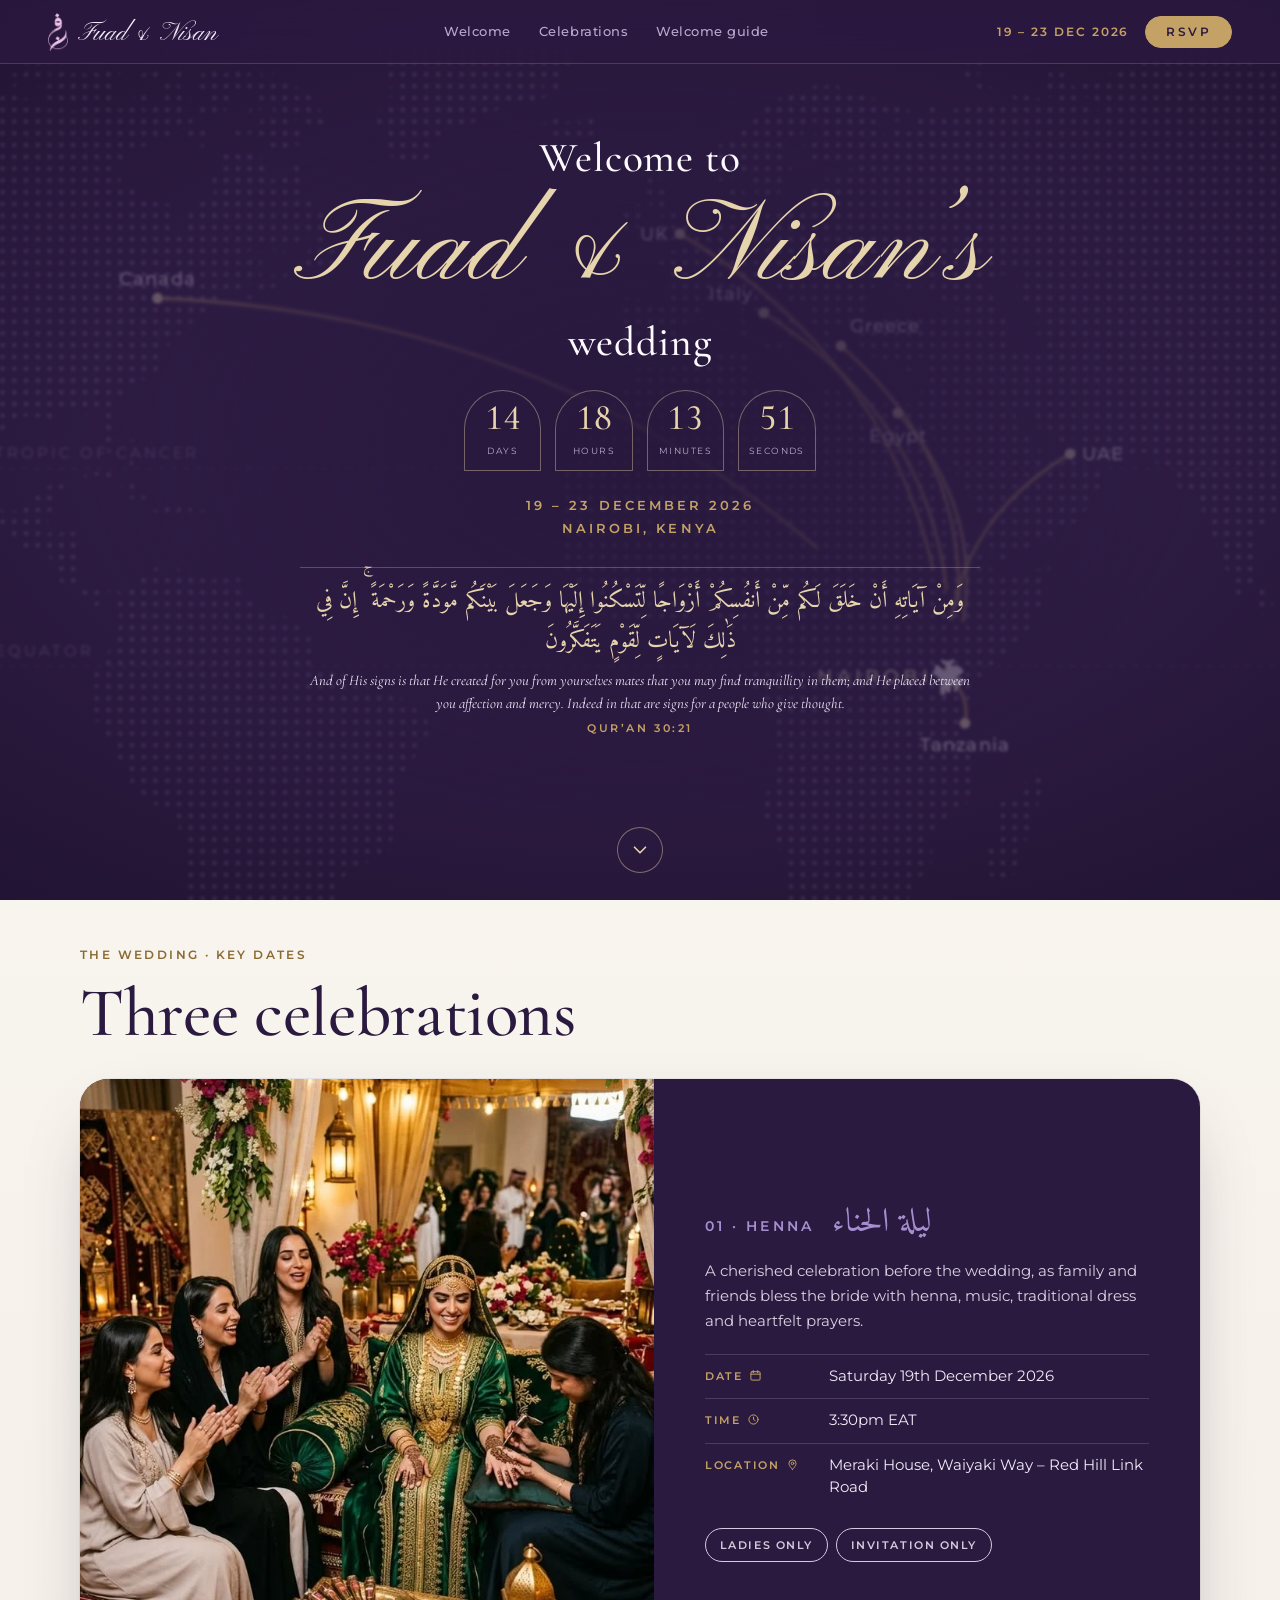
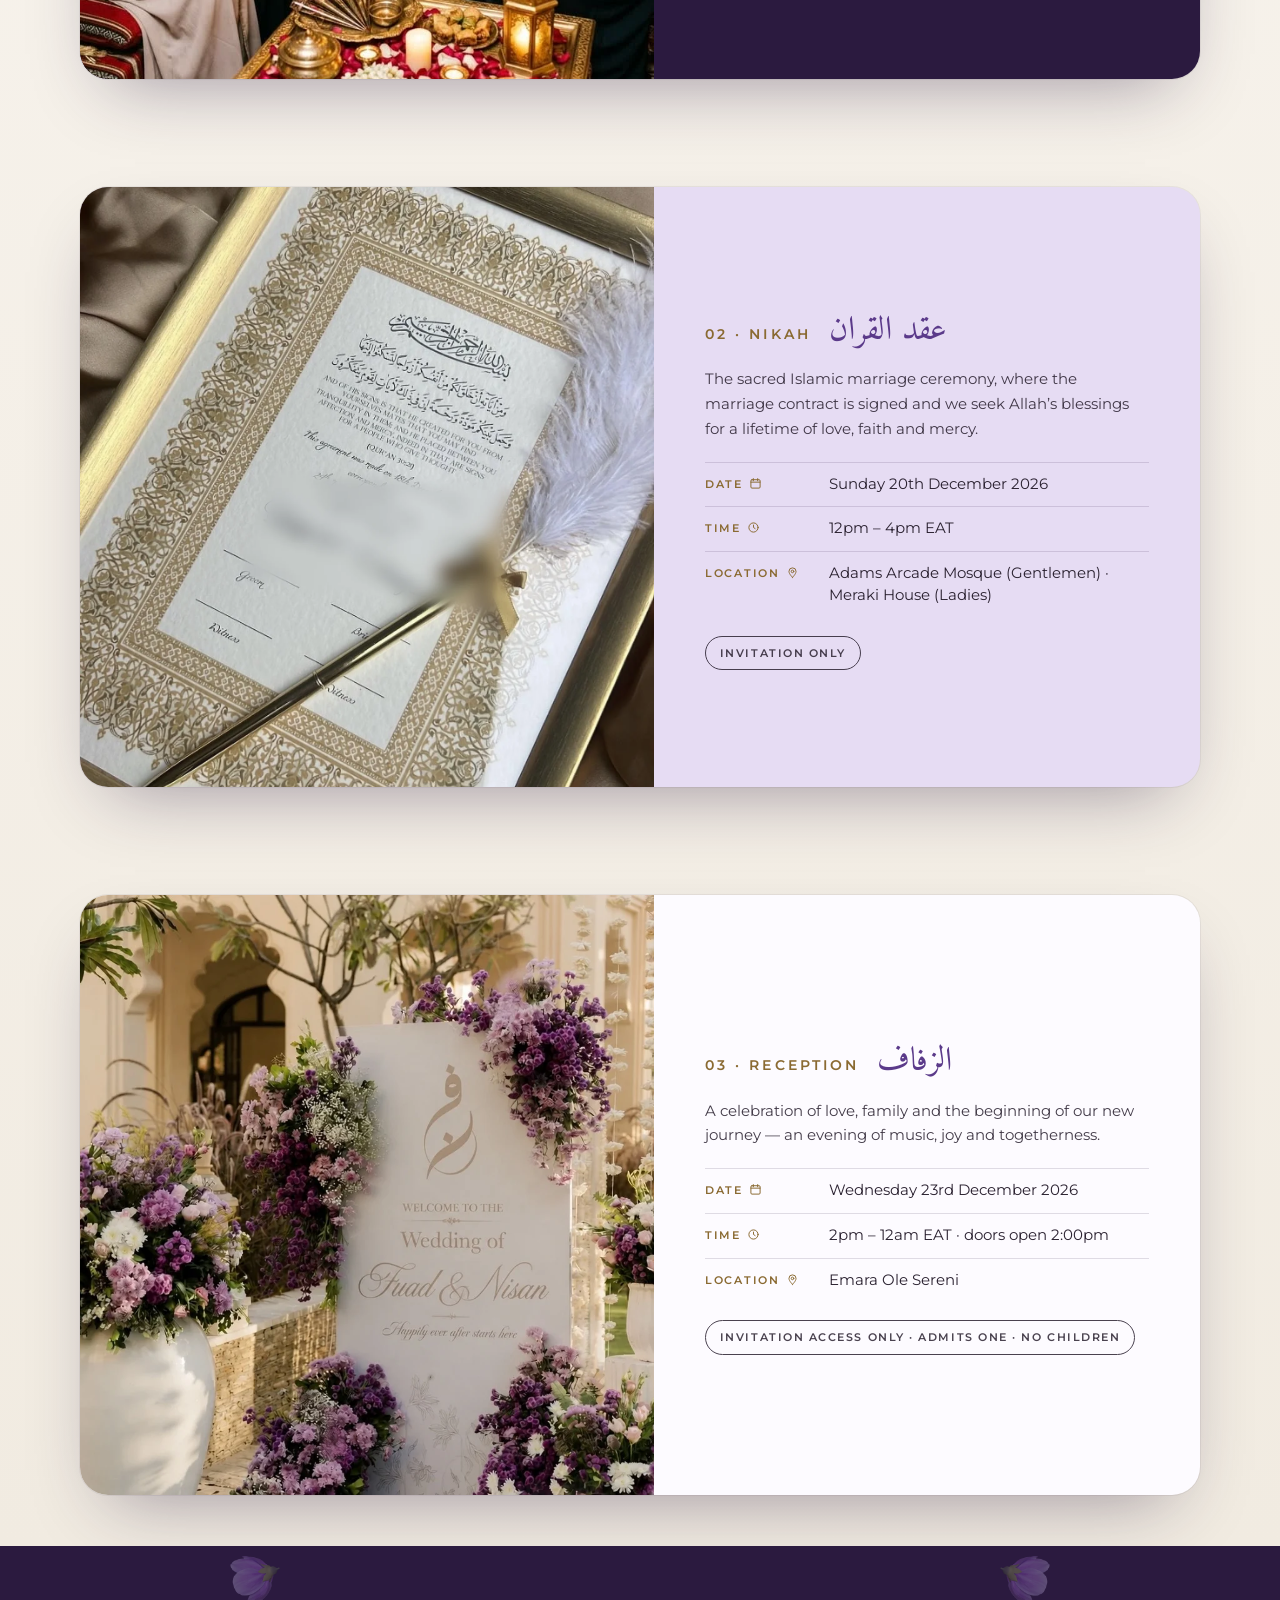
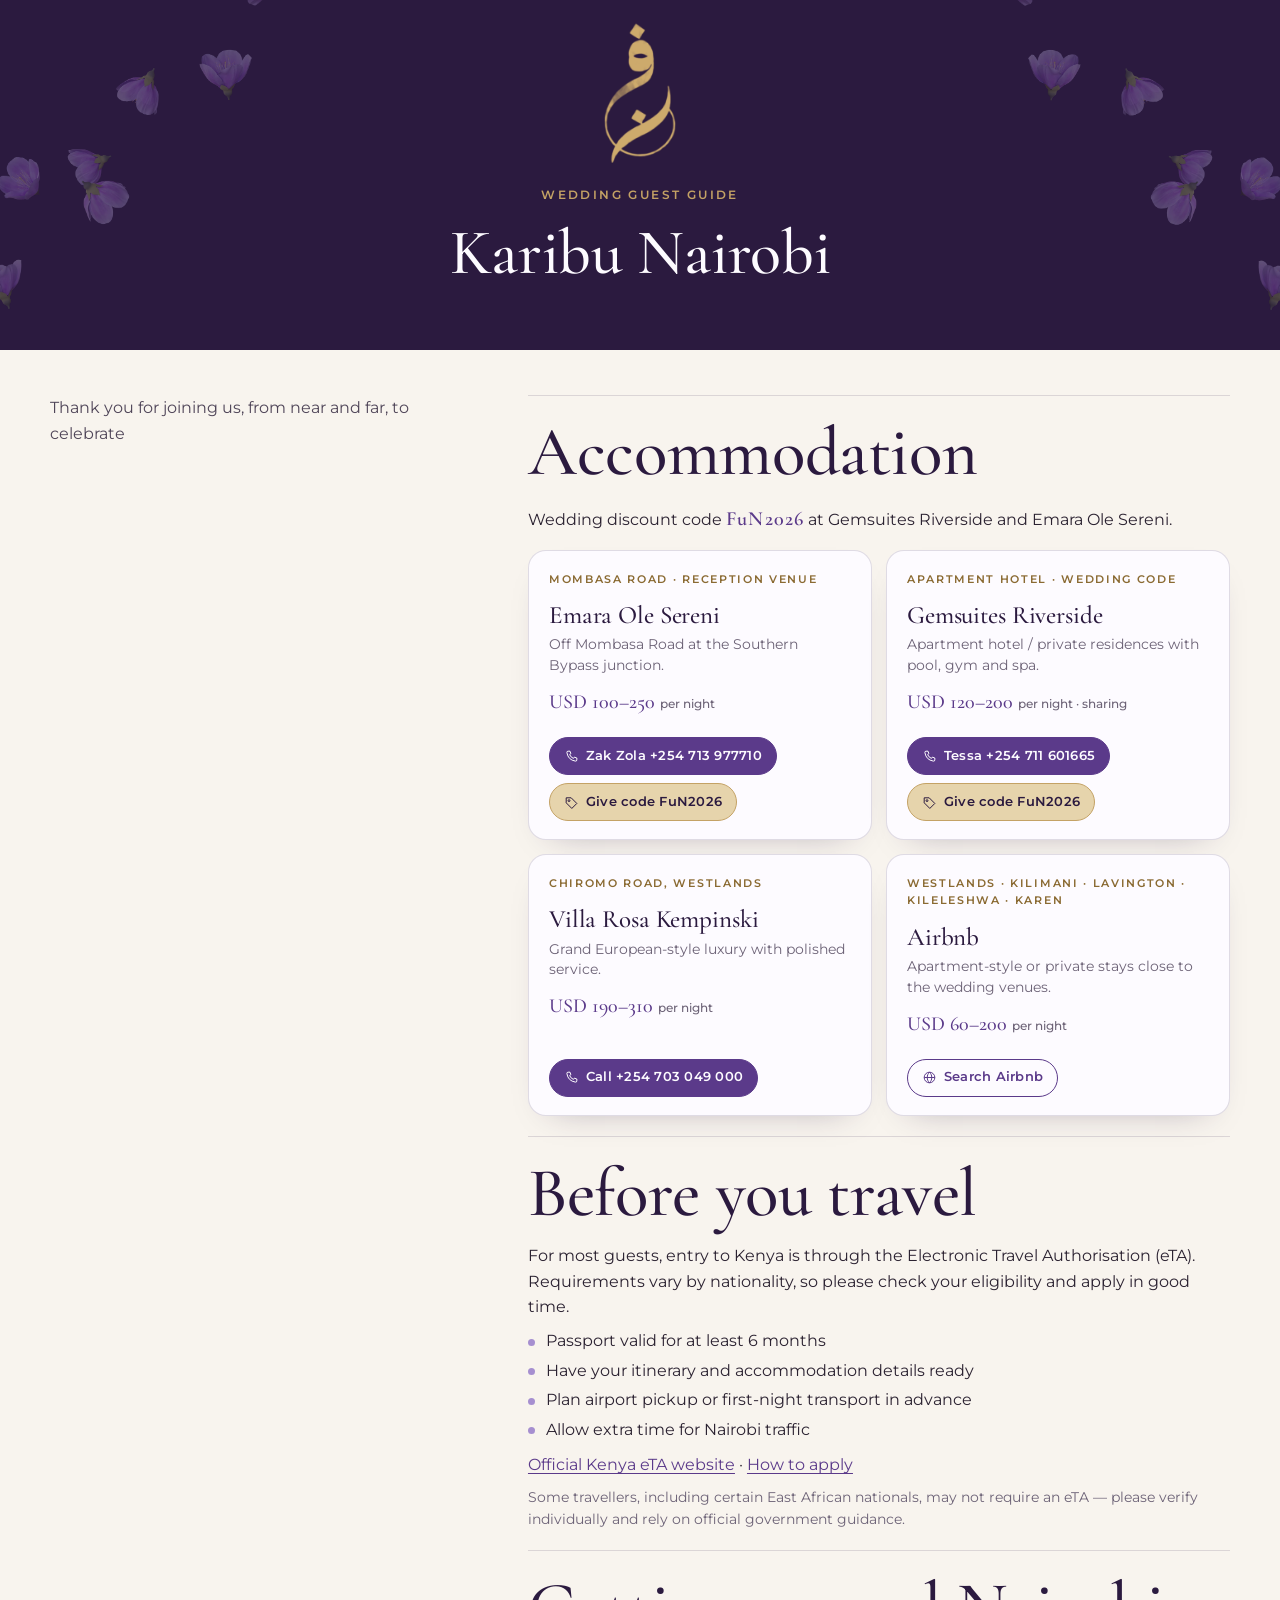
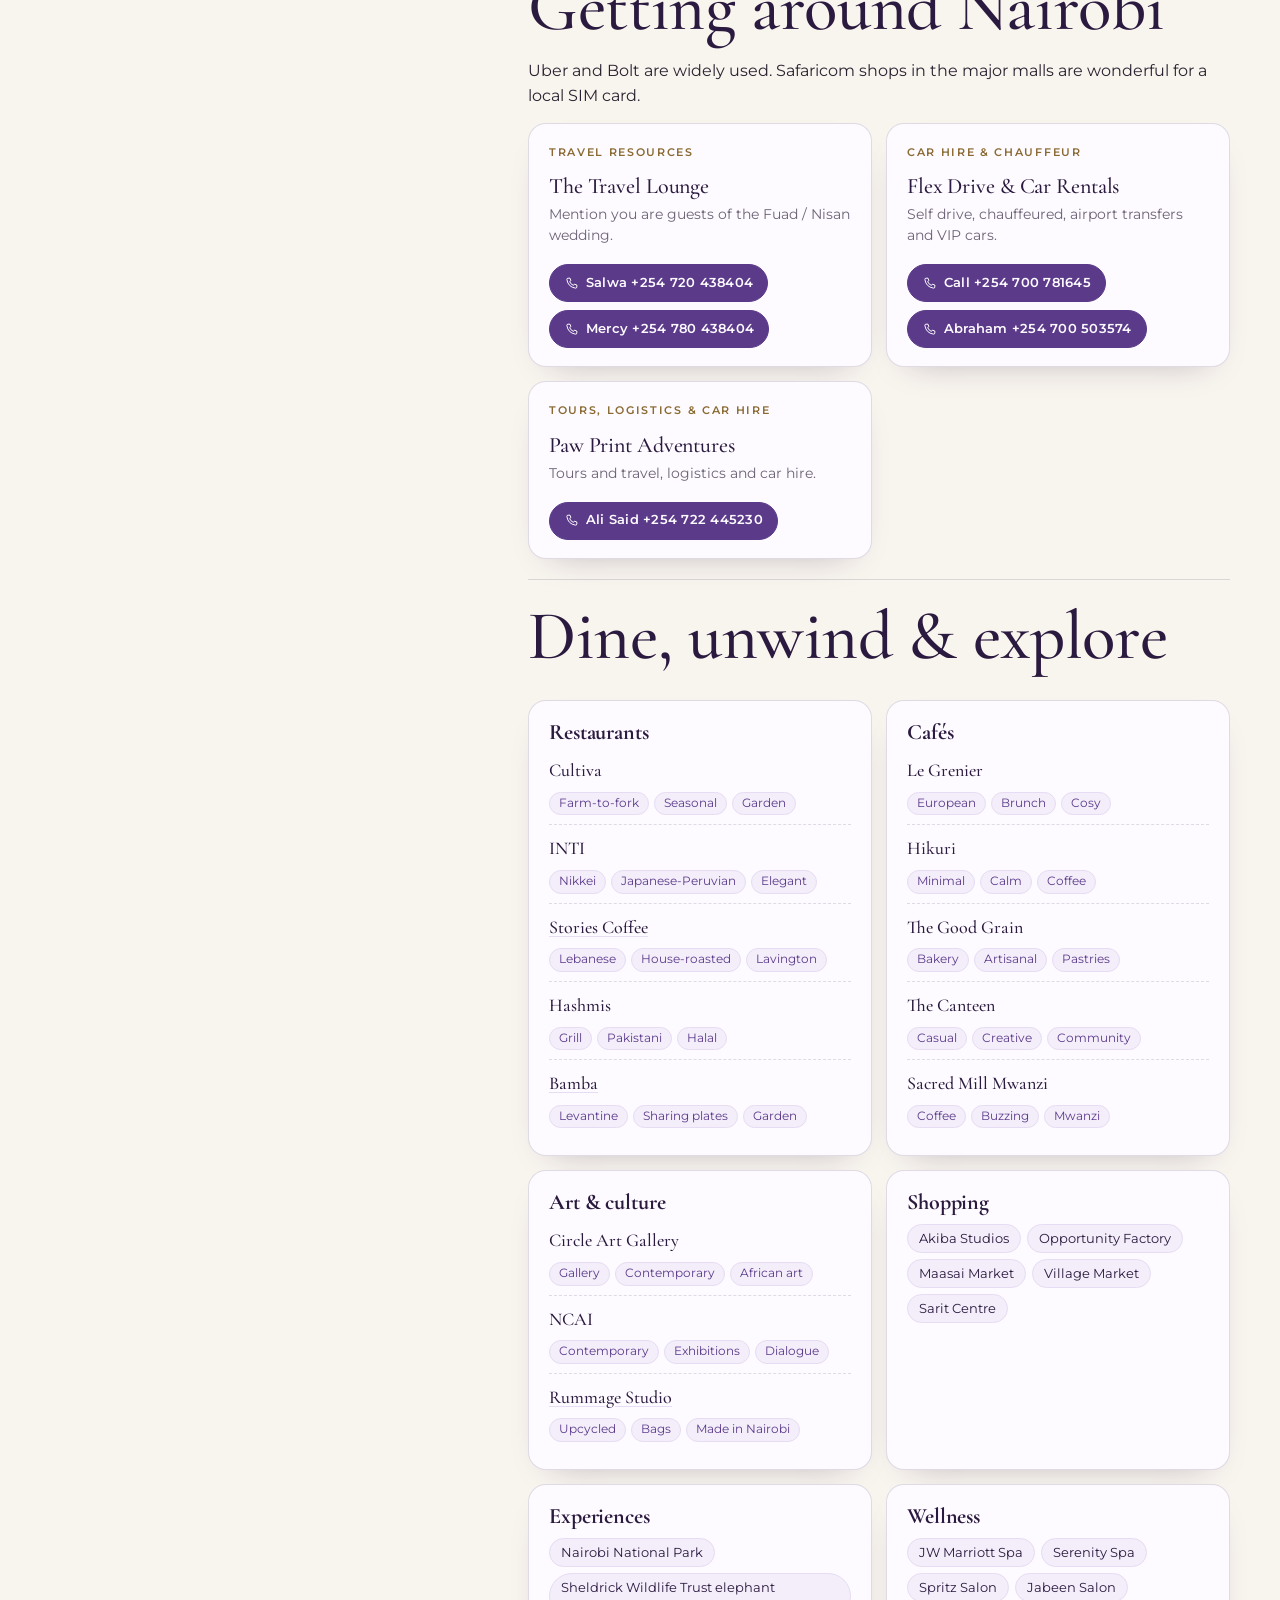
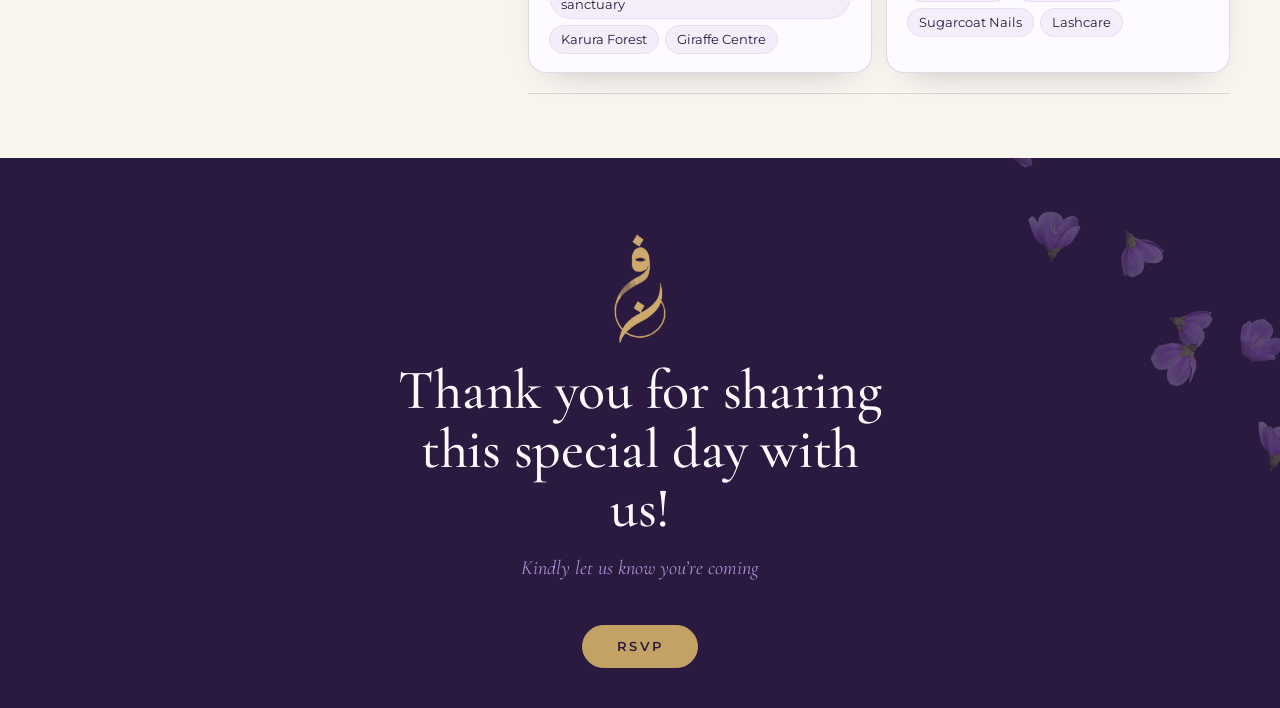
<file: index.html>
<!doctype html>
<html lang="en-GB">
<head>
<meta charset="utf-8">
<meta name="viewport" content="width=device-width, initial-scale=1, viewport-fit=cover">
<title>Fuad &amp; Nisan · 19–23 December 2026 · Nairobi</title>
<meta name="description" content="Fuad &amp; Nisan's wedding — Henna, Nikah and Reception in Nairobi, Kenya, 19–23 December 2026. Welcome guide, key dates and travel notes.">
<link rel="canonical" href="https://fnwedding.com/">
<meta name="theme-color" content="#2b1a3f">
<meta property="og:type" content="website">
<meta property="og:title" content="Fuad &amp; Nisan · 19–23 December 2026 · Nairobi">
<meta property="og:description" content="Henna, Nikah and Reception in Nairobi, Kenya. Welcome guide, key dates and travel notes.">
<meta property="og:url" content="https://fnwedding.com/">
<meta property="og:image" content="https://fnwedding.com/assets/img/og-image.jpg">
<meta name="twitter:card" content="summary_large_image">
<link rel="icon" type="image/png" href="/assets/img/favicon-64.png">
<link rel="apple-touch-icon" href="/assets/img/apple-touch-icon.png">
<link rel="preconnect" href="https://fonts.googleapis.com">
<link rel="preconnect" href="https://fonts.gstatic.com" crossorigin>
<link rel="stylesheet" href="https://fonts.googleapis.com/css2?family=Amiri:wght@400;700&family=Cormorant+Garamond:ital,wght@0,400;0,500;0,600;1,400;1,500&family=Montserrat:wght@300;400;500;600&family=Pinyon+Script&display=swap">
<link rel="stylesheet" href="/assets/css/site.css?v=50">
<script>document.documentElement.classList.add('js')</script>
</head>
<body>
<a class="skip" href="#main">Skip to content</a>

<header class="nav" id="nav">
  <a class="brand" href="#top" aria-label="Fuad &amp; Nisan — back to top">
    <img src="/assets/img/monogram.png" alt="" width="20" height="39">
    <span>Fuad &amp; Nisan</span>
  </a>
  <nav class="nav-links" aria-label="Sections">
    <a href="#welcome">Welcome</a>
    <a href="#celebrations">Celebrations</a>
    <a href="#guide">Welcome guide</a>
  </nav>
  <div class="nav-right">
    <span class="nav-date">19 – 23 Dec 2026</span>
    <button type="button" class="rsvp-btn" data-rsvp>RSVP</button>
  </div>
</header>

<main id="main">

<!-- 1 · Welcome + countdown over converging flights -->
<section id="top" class="scene scene--welcome" data-scene="welcome" aria-labelledby="welcome-title">
  <span id="welcome" class="anchor"></span>
  <div class="stage stage--ink">
    <div class="pane__fall stage__fall" aria-hidden="true"></div>
    <svg class="map" id="map" aria-hidden="true" focusable="false" preserveAspectRatio="xMidYMid slice"></svg>
    <div class="welcome">
      <h1 id="welcome-title" class="disp"><span class="ln ln--block" style="--d:0">Welcome to</span> <span class="names ln" style="--d:1">Fuad &amp; Nisan’s</span> <span class="ln ln--block" style="--d:2">wedding</span></h1>
      <div class="countdown ln" style="--d:3" data-countdown="2026-12-19T15:30:00+03:00" role="timer" aria-live="off">
        <div><span data-cd="d">--</span><small>Days</small></div>
        <div><span data-cd="h">--</span><small>Hours</small></div>
        <div><span data-cd="m">--</span><small>Minutes</small></div>
        <div><span data-cd="s">--</span><small>Seconds</small></div>
      </div>
      <p class="welcome__date ln" style="--d:4"><span>19 – 23 December 2026</span> <span>Nairobi, Kenya</span></p>
      <div class="verse verse--welcome ln ln--rule" style="--d:5">
        <p class="verse__ar ln" style="--d:5" lang="ar" dir="rtl">وَمِنْ آيَاتِهِ أَنْ خَلَقَ لَكُم مِّنْ أَنفُسِكُمْ أَزْوَاجًا لِّتَسْكُنُوا إِلَيْهَا وَجَعَلَ بَيْنَكُم مَّوَدَّةً وَرَحْمَةً ۚ إِنَّ فِي ذَٰلِكَ لَآيَاتٍ لِّقَوْمٍ يَتَفَكَّرُونَ</p>
        <p class="verse__en ln" style="--d:6">And of His signs is that He created for you from yourselves mates that you may find tranquillity in them; and He placed between you affection and mercy. Indeed in that are signs for a people who give thought.</p>
        <p class="verse__ref ln" style="--d:7">Qur’an 30:21</p>
      </div>
      <a class="scroll-down ln" style="--d:8" href="#celebrations" aria-label="Scroll down to the celebrations">
        <svg viewBox="0 0 24 24" aria-hidden="true"><path d="M6 9l6 6 6-6"/></svg>
      </a>
    </div>
  </div>
</section>

<!-- 3 · The three celebrations, stacked -->
<section id="celebrations" class="events" aria-labelledby="events-title">
  <div class="events__head">
    <p class="eyebrow eyebrow--dark">The wedding · key dates</p>
    <h2 id="events-title" class="disp">Three celebrations</h2>
  </div>

  <div class="stack">
    <article class="card card--henna" style="--i:0">
      <div class="card__img"><img src="/assets/img/event-henna.webp?v=2" alt="A bride in a green and gold Yemeni gown having henna applied, surrounded by women clapping and celebrating" width="736" height="1097" loading="lazy"></div>
      <div class="card__body">
        <h3 class="card__title"><span class="card__num">01 · Henna</span><span class="card__ar" lang="ar">ليلة الحناء</span></h3>
        <p class="card__desc">A cherished celebration before the wedding, as family and friends bless the bride with henna, music, traditional dress and heartfelt prayers.</p>
        <dl class="card__facts">
          <div><dt>Date<svg class="ic" viewBox="0 0 24 24" aria-hidden="true"><rect x="3.5" y="5" width="17" height="15.5" rx="2"/><path d="M3.5 9.5h17M8 3v4M16 3v4"/></svg></dt><dd>Saturday 19th December 2026</dd></div>
          <div><dt>Time<svg class="ic" viewBox="0 0 24 24" aria-hidden="true"><circle cx="12" cy="12" r="8.5"/><path d="M12 7.5V12l3 2"/></svg></dt><dd>3:30pm EAT</dd></div>
          <div><dt>Location<svg class="ic" viewBox="0 0 24 24" aria-hidden="true"><path d="M12 21s-6.5-6.1-6.5-11a6.5 6.5 0 1 1 13 0c0 4.9-6.5 11-6.5 11z"/><circle cx="12" cy="10" r="2.4"/></svg></dt><dd>Meraki House, Waiyaki Way – Red Hill Link Road</dd></div>
        </dl>
        <div class="card__tags"><p class="card__tag">Ladies only</p><p class="card__tag">Invitation only</p></div>
      </div>
    </article>

    <article class="card card--nikah" style="--i:1">
      <div class="card__img"><img src="/assets/img/event-nikah.webp" alt="A gold-framed Islamic marriage certificate with Qur’anic calligraphy, a white feather and a gold pen" width="1320" height="1440" loading="lazy"></div>
      <div class="card__body">
        <h3 class="card__title"><span class="card__num">02 · Nikah</span><span class="card__ar" lang="ar">عقد القران</span></h3>
        <p class="card__desc">The sacred Islamic marriage ceremony, where the marriage contract is signed and we seek Allah’s blessings for a lifetime of love, faith and mercy.</p>
        <dl class="card__facts">
          <div><dt>Date<svg class="ic" viewBox="0 0 24 24" aria-hidden="true"><rect x="3.5" y="5" width="17" height="15.5" rx="2"/><path d="M3.5 9.5h17M8 3v4M16 3v4"/></svg></dt><dd>Sunday 20th December 2026</dd></div>
          <div><dt>Time<svg class="ic" viewBox="0 0 24 24" aria-hidden="true"><circle cx="12" cy="12" r="8.5"/><path d="M12 7.5V12l3 2"/></svg></dt><dd>12pm – 4pm EAT</dd></div>
          <div><dt>Location<svg class="ic" viewBox="0 0 24 24" aria-hidden="true"><path d="M12 21s-6.5-6.1-6.5-11a6.5 6.5 0 1 1 13 0c0 4.9-6.5 11-6.5 11z"/><circle cx="12" cy="10" r="2.4"/></svg></dt><dd>Adams Arcade Mosque (Gentlemen) · Meraki House (Ladies)</dd></div>
        </dl>
        <p class="card__tag">Invitation only</p>
      </div>
    </article>

    <article class="card card--reception" style="--i:2">
      <div class="card__img"><img src="/assets/img/event-reception.webp?v=2" alt="A floral welcome sign reading Welcome to the Wedding of Fuad &amp; Nisan, with the FN monogram, framed by lilac, violet and white flowers" width="1072" height="960" loading="lazy"></div>
      <div class="card__body">
        <h3 class="card__title"><span class="card__num">03 · Reception</span><span class="card__ar" lang="ar">الزفاف</span></h3>
        <p class="card__desc">A celebration of love, family and the beginning of our new journey — an evening of music, joy and togetherness.</p>
        <dl class="card__facts">
          <div><dt>Date<svg class="ic" viewBox="0 0 24 24" aria-hidden="true"><rect x="3.5" y="5" width="17" height="15.5" rx="2"/><path d="M3.5 9.5h17M8 3v4M16 3v4"/></svg></dt><dd>Wednesday 23rd December 2026</dd></div>
          <div><dt>Time<svg class="ic" viewBox="0 0 24 24" aria-hidden="true"><circle cx="12" cy="12" r="8.5"/><path d="M12 7.5V12l3 2"/></svg></dt><dd>2pm – 12am EAT · doors open 2:00pm</dd></div>
          <div><dt>Location<svg class="ic" viewBox="0 0 24 24" aria-hidden="true"><path d="M12 21s-6.5-6.1-6.5-11a6.5 6.5 0 1 1 13 0c0 4.9-6.5 11-6.5 11z"/><circle cx="12" cy="10" r="2.4"/></svg></dt><dd>Emara Ole Sereni</dd></div>
        </dl>
        <p class="card__tag">Invitation access only · admits one · no children</p>
      </div>
    </article>
  </div>
</section>

<!-- 4 · Welcome guide -->
<section id="guide" class="guide" aria-labelledby="guide-title">
  <div class="guide__pane">
    <img class="pane__petals pane__petals--l" src="/assets/img/petals.webp" alt="" aria-hidden="true" loading="lazy">
    <img class="pane__petals pane__petals--r" src="/assets/img/petals.webp" alt="" aria-hidden="true" loading="lazy">
    <div class="pane__fall" aria-hidden="true"></div>
    <div class="pane__inner rv">
      <img class="pane__mono" src="/assets/img/monogram-gold.png" alt="Fuad and Nisan monogram in Arabic" width="346" height="672" loading="lazy">
      <p class="eyebrow">Wedding guest guide</p>
      <h2 id="guide-title" class="disp">Karibu Nairobi</h2>
    </div>
  </div>
  <div class="guide__wrap">
    <div class="guide__intro letter rv" data-write>
      <p>Thank you for joining us, from near and far, to celebrate our wedding. It truly means the world to have you with us.</p>
      <p>To make your time in Nairobi as easy as possible, we have put together this guide. Inside you will find what we have planned, how to RSVP, and our recommended hotels, restaurants and ways to get around, complete with the discount codes and contact details we have arranged for you.</p>
      <p class="sign">With love, the Abdulkaders</p>
    </div>

    <ul class="lines">
      <li class="rv lines__big">
        <h2 class="lines__k disp">Accommodation</h2>
        <div class="lines__v">
          <p class="code">Wedding discount code <b>FuN2026</b> at Gemsuites Riverside and Emara Ole Sereni.</p>
          <div class="hotels">
            <article class="hotel">
              <p class="hotel__area">Mombasa Road · reception venue</p>
              <h3 class="hotel__name disp">Emara Ole Sereni</h3>
              <p class="hotel__desc">Off Mombasa Road at the Southern Bypass junction.</p>
              <p class="hotel__rate">USD 100–250 <small>per night</small></p>
              <div class="hotel__btns"><a class="hbtn" href="tel:+254713977710"><svg viewBox="0 0 24 24" aria-hidden="true"><path d="M6.6 3.5h3l1.4 4-2 1.4a11 11 0 0 0 6.1 6.1l1.4-2 4 1.4v3a2 2 0 0 1-2.2 2A16.5 16.5 0 0 1 4.6 5.7a2 2 0 0 1 2-2.2z"/></svg>Zak Zola +254 713 977710</a><button type="button" class="hbtn hbtn--code" data-copy="FuN2026"><svg viewBox="0 0 24 24" aria-hidden="true"><path d="M3.5 12.5V4.5h8l9 9-8 8z"/><circle cx="8" cy="9" r="1.5"/></svg>Give code FuN2026</button></div>
            </article>
            <article class="hotel">
              <p class="hotel__area">Apartment hotel · wedding code</p>
              <h3 class="hotel__name disp">Gemsuites Riverside</h3>
              <p class="hotel__desc">Apartment hotel / private residences with pool, gym and spa.</p>
              <p class="hotel__rate">USD 120–200 <small>per night · sharing</small></p>
              <div class="hotel__btns"><a class="hbtn" href="tel:+254711601665"><svg viewBox="0 0 24 24" aria-hidden="true"><path d="M6.6 3.5h3l1.4 4-2 1.4a11 11 0 0 0 6.1 6.1l1.4-2 4 1.4v3a2 2 0 0 1-2.2 2A16.5 16.5 0 0 1 4.6 5.7a2 2 0 0 1 2-2.2z"/></svg>Tessa +254 711 601665</a><button type="button" class="hbtn hbtn--code" data-copy="FuN2026"><svg viewBox="0 0 24 24" aria-hidden="true"><path d="M3.5 12.5V4.5h8l9 9-8 8z"/><circle cx="8" cy="9" r="1.5"/></svg>Give code FuN2026</button></div>
            </article>
            <article class="hotel">
              <p class="hotel__area">Chiromo Road, Westlands</p>
              <h3 class="hotel__name disp">Villa Rosa Kempinski</h3>
              <p class="hotel__desc">Grand European-style luxury with polished service.</p>
              <p class="hotel__rate">USD 190–310 <small>per night</small></p>
              <div class="hotel__btns"><a class="hbtn" href="tel:+254703049000"><svg viewBox="0 0 24 24" aria-hidden="true"><path d="M6.6 3.5h3l1.4 4-2 1.4a11 11 0 0 0 6.1 6.1l1.4-2 4 1.4v3a2 2 0 0 1-2.2 2A16.5 16.5 0 0 1 4.6 5.7a2 2 0 0 1 2-2.2z"/></svg>Call +254 703 049 000</a></div>
            </article>
            <article class="hotel">
              <p class="hotel__area">Westlands · Kilimani · Lavington · Kileleshwa · Karen</p>
              <h3 class="hotel__name disp">Airbnb</h3>
              <p class="hotel__desc">Apartment-style or private stays close to the wedding venues.</p>
              <p class="hotel__rate">USD 60–200 <small>per night</small></p>
              <div class="hotel__btns"><a class="hbtn hbtn--ghost" href="https://www.airbnb.com/s/Nairobi--Kenya/homes" target="_blank" rel="noopener"><svg viewBox="0 0 24 24" aria-hidden="true"><circle cx="12" cy="12" r="8.5"/><path d="M3.5 12h17M12 3.5c2.5 2.4 3.6 5.2 3.6 8.5s-1.1 6.1-3.6 8.5c-2.5-2.4-3.6-5.2-3.6-8.5S9.5 5.9 12 3.5z"/></svg>Search Airbnb</a></div>
            </article>
          </div>
        </div>
      </li>

      <li class="rv lines__big">
        <h2 class="lines__k disp">Before you travel</h2>
        <div class="lines__v">
          <p>For most guests, entry to Kenya is through the Electronic Travel Authorisation (eTA). Requirements vary by nationality, so please check your eligibility and apply in good time.</p>
          <ul class="dots">
            <li>Passport valid for at least 6 months</li>
            <li>Have your itinerary and accommodation details ready</li>
            <li>Plan airport pickup or first-night transport in advance</li>
            <li>Allow extra time for Nairobi traffic</li>
          </ul>
          <p><a href="https://etakenya.go.ke/" target="_blank" rel="noopener">Official Kenya eTA website</a> · <a href="https://etakenya.go.ke/how-to-apply" target="_blank" rel="noopener">How to apply</a></p>
          <p class="note">Some travellers, including certain East African nationals, may not require an eTA — please verify individually and rely on official government guidance.</p>
        </div>
      </li>

      <li class="rv lines__big">
        <h2 class="lines__k disp">Getting around Nairobi</h2>
        <div class="lines__v">
          <p>Uber and Bolt are widely used. Safaricom shops in the major malls are wonderful for a local SIM card.</p>
          <div class="hotels">
            <article class="hotel hotel--sm">
              <p class="hotel__area">Travel resources</p>
              <h3 class="hotel__name disp">The Travel Lounge</h3>
              <p class="hotel__desc">Mention you are guests of the Fuad / Nisan wedding.</p>
              <div class="hotel__btns"><a class="hbtn" href="tel:+254720438404"><svg viewBox="0 0 24 24" aria-hidden="true"><path d="M6.6 3.5h3l1.4 4-2 1.4a11 11 0 0 0 6.1 6.1l1.4-2 4 1.4v3a2 2 0 0 1-2.2 2A16.5 16.5 0 0 1 4.6 5.7a2 2 0 0 1 2-2.2z"/></svg>Salwa +254 720 438404</a><a class="hbtn" href="tel:+254780438404"><svg viewBox="0 0 24 24" aria-hidden="true"><path d="M6.6 3.5h3l1.4 4-2 1.4a11 11 0 0 0 6.1 6.1l1.4-2 4 1.4v3a2 2 0 0 1-2.2 2A16.5 16.5 0 0 1 4.6 5.7a2 2 0 0 1 2-2.2z"/></svg>Mercy +254 780 438404</a></div>
            </article>
            <article class="hotel hotel--sm">
              <p class="hotel__area">Car hire &amp; chauffeur</p>
              <h3 class="hotel__name disp">Flex Drive &amp; Car Rentals</h3>
              <p class="hotel__desc">Self drive, chauffeured, airport transfers and VIP cars.</p>
              <div class="hotel__btns"><a class="hbtn" href="tel:+254700781645"><svg viewBox="0 0 24 24" aria-hidden="true"><path d="M6.6 3.5h3l1.4 4-2 1.4a11 11 0 0 0 6.1 6.1l1.4-2 4 1.4v3a2 2 0 0 1-2.2 2A16.5 16.5 0 0 1 4.6 5.7a2 2 0 0 1 2-2.2z"/></svg>Call +254 700 781645</a><a class="hbtn" href="tel:+254700503574"><svg viewBox="0 0 24 24" aria-hidden="true"><path d="M6.6 3.5h3l1.4 4-2 1.4a11 11 0 0 0 6.1 6.1l1.4-2 4 1.4v3a2 2 0 0 1-2.2 2A16.5 16.5 0 0 1 4.6 5.7a2 2 0 0 1 2-2.2z"/></svg>Abraham +254 700 503574</a></div>
            </article>
            <article class="hotel hotel--sm">
              <p class="hotel__area">Tours, logistics &amp; car hire</p>
              <h3 class="hotel__name disp">Paw Print Adventures</h3>
              <p class="hotel__desc">Tours and travel, logistics and car hire.</p>
              <div class="hotel__btns"><a class="hbtn" href="tel:+254722445230"><svg viewBox="0 0 24 24" aria-hidden="true"><path d="M6.6 3.5h3l1.4 4-2 1.4a11 11 0 0 0 6.1 6.1l1.4-2 4 1.4v3a2 2 0 0 1-2.2 2A16.5 16.5 0 0 1 4.6 5.7a2 2 0 0 1 2-2.2z"/></svg>Ali Said +254 722 445230</a></div>
            </article>
          </div>
        </div>
      </li>

      <li class="rv lines__big">
        <h2 class="lines__k disp">Dine, unwind &amp; explore</h2>
        <div class="lines__v">
          <div class="hotels hotels--dine">
            <article class="hotel hotel--sm">
              <h3 class="hotel__name disp">Restaurants</h3>
              <ul class="dishes"><li><b>Cultiva</b><span class="tags"><i>Farm-to-fork</i><i>Seasonal</i><i>Garden</i></span></li><li><b>INTI</b><span class="tags"><i>Nikkei</i><i>Japanese-Peruvian</i><i>Elegant</i></span></li><li><b><a class="dish-link" href="https://nairobieats.co.ke/reviews/stories-coffee/" target="_blank" rel="noopener">Stories Coffee</a></b><span class="tags"><i>Lebanese</i><i>House-roasted</i><i>Lavington</i></span></li><li><b>Hashmis</b><span class="tags"><i>Grill</i><i>Pakistani</i><i>Halal</i></span></li><li><b><a class="dish-link" href="https://bambakenya.com" target="_blank" rel="noopener">Bamba</a></b><span class="tags"><i>Levantine</i><i>Sharing plates</i><i>Garden</i></span></li></ul>
            </article>
            <article class="hotel hotel--sm">
              <h3 class="hotel__name disp">Cafés</h3>
              <ul class="dishes"><li><b>Le Grenier</b><span class="tags"><i>European</i><i>Brunch</i><i>Cosy</i></span></li><li><b>Hikuri</b><span class="tags"><i>Minimal</i><i>Calm</i><i>Coffee</i></span></li><li><b>The Good Grain</b><span class="tags"><i>Bakery</i><i>Artisanal</i><i>Pastries</i></span></li><li><b>The Canteen</b><span class="tags"><i>Casual</i><i>Creative</i><i>Community</i></span></li><li><b>Sacred Mill Mwanzi</b><span class="tags"><i>Coffee</i><i>Buzzing</i><i>Mwanzi</i></span></li></ul>
            </article>
            <article class="hotel hotel--sm">
              <h3 class="hotel__name disp">Art &amp; culture</h3>
              <ul class="dishes"><li><b>Circle Art Gallery</b><span class="tags"><i>Gallery</i><i>Contemporary</i><i>African art</i></span></li><li><b>NCAI</b><span class="tags"><i>Contemporary</i><i>Exhibitions</i><i>Dialogue</i></span></li><li><b><a class="dish-link" href="https://www.rummagestudio.com/" target="_blank" rel="noopener">Rummage Studio</a></b><span class="tags"><i>Upcycled</i><i>Bags</i><i>Made in Nairobi</i></span></li></ul>
            </article>
            <article class="hotel hotel--sm">
              <h3 class="hotel__name disp">Shopping</h3>
              <ul class="picks"><li>Akiba Studios</li><li>Opportunity Factory</li><li>Maasai Market</li><li>Village Market</li><li>Sarit Centre</li></ul>
            </article>
            <article class="hotel hotel--sm">
              <h3 class="hotel__name disp">Experiences</h3>
              <ul class="picks"><li>Nairobi National Park</li><li>Sheldrick Wildlife Trust elephant sanctuary</li><li>Karura Forest</li><li>Giraffe Centre</li></ul>
            </article>
            <article class="hotel hotel--sm">
              <h3 class="hotel__name disp">Wellness</h3>
              <ul class="picks"><li>JW Marriott Spa</li><li>Serenity Spa</li><li>Spritz Salon</li><li>Jabeen Salon</li><li>Sugarcoat Nails</li><li>Lashcare</li></ul>
            </article>
          </div>
        </div>
      </li>
    </ul>
  </div>
</section>

</main>

<footer class="foot">
  <img src="/assets/img/petals.webp" class="foot__petals" alt="" aria-hidden="true" loading="lazy">
  <img class="foot__mono" src="/assets/img/monogram-gold.png" alt="" width="56" height="109" loading="lazy">
  <p class="foot__thanks disp">Thank you for sharing this special day with us!</p>
  <p class="foot__soon">Kindly let us know you’re coming</p>
  <button type="button" class="rsvp-btn rsvp-btn--lg" data-rsvp>RSVP</button>
</footer>

<button type="button" class="rsvp-float" data-rsvp aria-label="RSVP">RSVP</button>

<div class="rsvp" id="rsvp" role="dialog" aria-modal="true" aria-labelledby="rsvp-title" hidden>
  <div class="rsvp__backdrop" data-rsvp-close></div>
  <div class="rsvp__card">
    <button type="button" class="rsvp__x" data-rsvp-close aria-label="Close">×</button>
    <img class="rsvp__mono" src="/assets/img/monogram-gold.png" alt="" width="40" height="78">
    <div class="rsvp__step" data-step="form">
      <p class="eyebrow">19 – 23 December 2026 · Nairobi</p>
      <h2 id="rsvp-title" class="disp">RSVP</h2>
      <p class="rsvp__lede">Kindly confirm your attendance.</p>
      <form id="rsvp-form" novalidate>
        <label class="rsvp__field"><span>Full name</span><input name="name" type="text" autocomplete="name" required maxlength="120"></label>
        <div class="rsvp__field"><span id="mobile-label">Mobile number</span>
          <div class="phone">
            <select name="cc" aria-label="Country code"><option value="+254" selected>🇰🇪 Kenya (+254)</option><option value="+44">🇬🇧 UK (+44)</option><option value="+1">🇨🇦 Canada (+1)</option><option value="+1">🇺🇸 USA (+1)</option><option value="+971">🇦🇪 UAE (+971)</option><option value="+20">🇪🇬 Egypt (+20)</option><option value="+30">🇬🇷 Greece (+30)</option><option value="+39">🇮🇹 Italy (+39)</option><option value="+255">🇹🇿 Tanzania (+255)</option><option value="+256">🇺🇬 Uganda (+256)</option><option value="+252">🇸🇴 Somalia (+252)</option><option value="+967">🇾🇪 Yemen (+967)</option><option value="+251">🇪🇹 Ethiopia (+251)</option><option value="+253">🇩🇯 Djibouti (+253)</option><option value="+966">🇸🇦 Saudi Arabia (+966)</option><option value="+974">🇶🇦 Qatar (+974)</option><option value="+968">🇴🇲 Oman (+968)</option><option value="+965">🇰🇼 Kuwait (+965)</option><option value="+973">🇧🇭 Bahrain (+973)</option><option value="+49">🇩🇪 Germany (+49)</option><option value="+33">🇫🇷 France (+33)</option><option value="+31">🇳🇱 Netherlands (+31)</option><option value="+46">🇸🇪 Sweden (+46)</option><option value="+47">🇳🇴 Norway (+47)</option><option value="+90">🇹🇷 Türkiye (+90)</option><option value="+91">🇮🇳 India (+91)</option><option value="+92">🇵🇰 Pakistan (+92)</option><option value="+27">🇿🇦 South Africa (+27)</option><option value="+234">🇳🇬 Nigeria (+234)</option><option value="+61">🇦🇺 Australia (+61)</option><option value="">Other — type it in the number</option></select>
            <input name="mobile" type="tel" autocomplete="tel-national" required placeholder="712 345 678" maxlength="30" aria-labelledby="mobile-label">
          </div>
        </div>
        <label class="rsvp__field"><span>Email</span><input name="email" type="email" autocomplete="email" required maxlength="200"></label>
        <label class="rsvp__check"><input name="attend" type="checkbox" required><span>I confirm I will attend</span></label>
        <label class="rsvp__check"><input name="invited" type="checkbox" required><span>I have been personally invited by Fuad, Nisan or their immediate family</span></label>
        <p class="rsvp__err" role="alert" hidden></p>
        <button type="submit" class="rsvp-btn rsvp-btn--lg rsvp__submit">Confirm attendance</button>
      </form>
    </div>
    <div class="rsvp__step" data-step="done" hidden tabindex="-1">
      <h2 class="disp rsvp__thanks"><span>Thank you for confirming</span> <span class="tick" aria-hidden="true"><svg viewBox="0 0 24 24"><path d="M5 12.5l4.5 4.5L19 7.5"/></svg></span></h2>
      <p class="rsvp__lede">We can’t wait to celebrate with you in Nairobi.</p>
      <a class="wa" href="https://chat.whatsapp.com/I719qt4pkTC1y2rI1WqAAY" target="_blank" rel="noopener"><svg viewBox="0 0 32 32" aria-hidden="true"><path fill="currentColor" d="M16 3C9 3 3.4 8.6 3.4 15.5c0 2.4.7 4.7 1.9 6.7L3.3 29l7-1.9c1.9 1 4 1.6 6.2 1.6h.1c6.9 0 12.5-5.6 12.5-12.5C29 8.6 23 3 16 3zm0 23.4c-1.9 0-3.8-.5-5.4-1.5l-.4-.2-4.1 1.1 1.1-4-.3-.4c-1.1-1.7-1.6-3.6-1.6-5.6C5.3 9.7 10.1 5 16 5c5.8 0 10.6 4.7 10.6 10.5S21.8 26.4 16 26.4zm5.8-7.9c-.3-.2-1.9-.9-2.2-1s-.5-.2-.7.2-.8 1-1 1.2-.4.2-.7.1c-1.9-.9-3.1-1.7-4.3-3.8-.3-.6.3-.5.9-1.7.1-.2 0-.4 0-.5l-1-2.4c-.3-.6-.5-.5-.7-.5h-.6c-.2 0-.6.1-.9.4s-1.2 1.1-1.2 2.7 1.2 3.2 1.4 3.4c.2.2 2.4 3.6 5.7 5 2.1.9 2.9 1 4 .8.6-.1 1.9-.8 2.2-1.5s.3-1.4.2-1.5c-.1-.2-.3-.3-.6-.4z"/></svg><span>Join our WhatsApp broadcast channel</span></a>
    </div>
  </div>
</div>

<div class="toast" role="status" aria-live="polite"></div>
<script src="/assets/js/site.js?v=49" defer></script>
</body>
</html>
</file>
<file: assets/css/site.css>
/* Fuad & Nisan · fnwedding.com
   Palette: the Brunfelsia ("yesterday, today, tomorrow") — deep violet → lavender → white,
   on ivory with champagne gold. Structure follows the Ally & Associates site:
   tall sections with sticky stages driven by scroll progress. */

:root {
  --ink: #2b1a3f;          /* deep violet night */
  --ink-2: #3a2556;
  --violet: #5b3a8a;
  --lavender: #a68fd0;
  --lilac: #e6dcf3;
  --lilac-2: #f3eefa;
  --white: #fdfbff;
  --ivory: #f8f4ee;
  --cream: #f1ebe1;
  --gold: #c4a265;
  --gold-2: #e6d4ac;
  --gold-ink: #8a6a32;
  --text: #2b2231;
  --mute: #6d6377;
  --on-ink: #f1eaf8;
  --on-ink-mute: #b9aacd;
  --line: rgba(43, 26, 63, .14);
  --line-ink: rgba(241, 234, 248, .16);
  --nav: 64px;
  --serif: "Cormorant Garamond", Georgia, "Times New Roman", serif;
  --sans: "Montserrat", system-ui, -apple-system, "Segoe UI", sans-serif;
  --arabic: "Amiri", "Noto Naskh Arabic", "Geeza Pro", serif;
  --script: "Pinyon Script", "Snell Roundhand", cursive;
  --ease: cubic-bezier(.2, .7, .2, 1);
}

*, *::before, *::after { box-sizing: border-box; }
[hidden] { display: none !important; }
html { -webkit-text-size-adjust: 100%; scroll-padding-top: var(--nav); }
body { margin: 0; background: var(--ivory); color: var(--text); font-family: var(--sans); font-weight: 400; font-size: 16px; line-height: 1.65; -webkit-font-smoothing: antialiased; overflow-x: clip; }
img { max-width: 100%; display: block; }
a { color: var(--violet); text-underline-offset: 3px; text-decoration-thickness: 1px; }
a:hover { color: var(--gold-ink); }
:focus-visible { outline: 2px solid var(--gold); outline-offset: 3px; border-radius: 4px; }
.sr-only { position: absolute !important; width: 1px; height: 1px; overflow: hidden; clip: rect(0 0 0 0); white-space: nowrap; }
.skip { position: absolute; left: 12px; top: -60px; z-index: 200; background: var(--ink); color: var(--on-ink); padding: 10px 16px; border-radius: 8px; }
.skip:focus { top: 12px; color: var(--on-ink); }
.disp { font-family: var(--serif); font-weight: 500; letter-spacing: -.005em; line-height: 1.05; }
.eyebrow { margin: 0; font-size: 12px; font-weight: 600; letter-spacing: .2em; text-transform: uppercase; color: var(--gold); }
.eyebrow--dark { color: var(--gold-ink); }
[lang="ar"] { font-family: var(--arabic); letter-spacing: 0; }

/* ---------- nav ---------- */
.nav {
  position: fixed; inset: 0 0 auto; z-index: 50; height: var(--nav);
  display: flex; align-items: center; justify-content: space-between; gap: 16px;
  padding: 0 clamp(16px, 4vw, 48px);
  background: rgba(248, 244, 238, .72); backdrop-filter: saturate(1.3) blur(16px); -webkit-backdrop-filter: saturate(1.3) blur(16px);
  border-bottom: 1px solid var(--line); transition: background .4s, border-color .4s, color .4s;
}
.nav.on-ink { background: rgba(43, 26, 63, .72); border-color: var(--line-ink); }
.brand { display: flex; align-items: center; gap: 10px; text-decoration: none; color: var(--ink); }
.brand img { height: 38px; width: auto; }
.brand span { font-family: var(--script); font-size: 26px; line-height: 1; padding-top: 4px; }
.nav-links { display: flex; gap: 28px; }
.nav-links a { color: var(--mute); text-decoration: none; font-size: 13px; font-weight: 500; letter-spacing: .04em; }
.nav-links a:hover { color: var(--ink); }
.nav-date { font-size: 12px; font-weight: 600; letter-spacing: .16em; text-transform: uppercase; color: var(--gold-ink); }
.nav.on-ink .brand { color: var(--on-ink); }
.nav.on-ink .nav-links a { color: var(--on-ink-mute); }
.nav.on-ink .nav-links a:hover { color: var(--on-ink); }
.nav.on-ink .nav-date { color: var(--gold); }
.nav.on-ink .brand img { filter: brightness(2.2) saturate(.6); }
@media (max-width: 760px) { .nav-links { display: none; } .nav-date { font-size: 11px; letter-spacing: .1em; } }

/* ---------- scenes ---------- */
.scene { position: relative; height: calc(100svh * var(--len, 3)); }
.scene--union { --len: 3.2; }
.scene--welcome { --len: 1; }
.anchor { position: absolute; top: 0; }
.stage { position: sticky; top: 0; height: 100svh; overflow: hidden; }

/* 1 · union */
.scene--union .stage { background: radial-gradient(120% 70% at 50% 40%, #fffdf9 0%, #f8f4ee 45%, #efe7f3 100%); }
.mist { position: absolute; inset: -10%; background:
  radial-gradient(40% 30% at 20% 30%, rgba(230, 220, 243, .55), transparent 70%),
  radial-gradient(35% 28% at 80% 70%, rgba(230, 220, 243, .5), transparent 70%),
  radial-gradient(50% 40% at 50% 100%, rgba(196, 162, 101, .12), transparent 70%);
  animation: drift 24s ease-in-out infinite alternate; }
@keyframes drift { to { transform: translate3d(2%, -2%, 0) scale(1.04); } }
.petals { position: absolute; width: clamp(170px, 24vw, 340px); opacity: 1; pointer-events: none; }
.petals--l { left: -40px; top: calc(var(--nav) + 4px); transform: rotate(-12deg); }
.petals--r { right: -50px; bottom: -40px; transform: rotate(160deg); }

.union { position: relative; height: 100%; display: flex; flex-direction: column; align-items: center; justify-content: center; gap: clamp(6px, 1.6vh, 18px); padding: calc(var(--nav) + 8px) 16px 24px; text-align: center; }
.bismillah { opacity: var(--bz, 1); transform: translateY(calc((1 - var(--bz, 1)) * -26px)); filter: blur(calc((1 - var(--bz, 1)) * 3px)); will-change: opacity, transform; }
.bismillah__ar { margin: 0; font-family: "Aref Ruqaa", "Amiri", "Noto Naskh Arabic", serif; font-weight: 700; font-size: clamp(30px, 3.6vw, 46px); line-height: 1.5; letter-spacing: 0; color: var(--ink); }
.js .bismillah > * { animation: bz-in 1.4s var(--ease) both; }
@keyframes bz-in { from { opacity: 0; translate: 0 14px; } to { opacity: 1; translate: 0 0; } }
.bismillah__en { margin: 0; font-size: clamp(10px, 1.1vw, 12.5px); letter-spacing: .08em; color: var(--ink-2); opacity: .7; }

.hands { position: relative; height: min(58svh, 96vw * 1020 / 990); aspect-ratio: 990 / 1020; flex: none; }
.hand { position: absolute; inset: 0; width: 100%; height: 100%; object-fit: contain; will-change: transform, opacity; filter: drop-shadow(0 22px 26px rgba(43, 26, 63, .16)); }
.hand--groom { transform: translate(calc((1 - var(--t, 1)) * -46%), calc((1 - var(--t, 1)) * 34%)); opacity: calc(.82 + var(--t, 1) * .18); }
.hand--bride { transform: translate(calc((1 - var(--t, 1)) * 54%), calc((1 - var(--t, 1)) * -10%)); opacity: calc(.82 + var(--t, 1) * .18); }
.touch { position: absolute; left: 55%; top: 30%; width: 22%; aspect-ratio: 1; transform: translate(-50%, -50%) scale(calc(.4 + var(--g, 0) * .8)); border-radius: 50%; opacity: var(--g, 0);
  background: radial-gradient(circle, rgba(255, 249, 232, .55), rgba(230, 212, 172, .22) 40%, rgba(230, 220, 243, 0) 70%); mix-blend-mode: screen; pointer-events: none; }

.verse { opacity: var(--v, 1); transform: translateY(calc((1 - var(--v, 1)) * 18px)); }
.verse__ar { margin: 0; font-size: clamp(30px, 4.6vw, 52px); line-height: 1.5; color: var(--violet); }
.verse__en { margin: -4px 0 0; font-family: var(--serif); font-style: italic; font-size: clamp(17px, 1.8vw, 22px); color: var(--ink); }
.verse__ref { margin: 4px 0 0; font-size: 11px; font-weight: 600; letter-spacing: .24em; text-transform: uppercase; color: var(--gold-ink); }

.cue { position: absolute; left: 50%; bottom: 18px; transform: translateX(-50%); margin: 0; font-size: 11px; letter-spacing: .24em; text-transform: uppercase; color: var(--mute); display: flex; flex-direction: column; align-items: center; gap: 8px; opacity: calc(1 - var(--t, 1) * 2.5); }
.cue::after { content: ""; width: 1px; height: 34px; background: linear-gradient(var(--gold), transparent); animation: cue 2s ease-in-out infinite; transform-origin: top; }
@keyframes cue { 0% { transform: scaleY(0); } 60% { transform: scaleY(1); } 100% { transform: scaleY(1); opacity: 0; } }

/* 2 · welcome over the converging flights */
.stage--ink { background: radial-gradient(90% 70% at 50% 50%, #3a2556 0%, #2b1a3f 55%, #1f1230 100%); color: var(--on-ink); }
.map { position: absolute; inset: 0; width: 100%; height: 100%; }
.map .land { fill: url(#dots); }
.map .lat { stroke: rgba(166, 143, 208, .35); stroke-width: 1; stroke-dasharray: 6 6; vector-effect: non-scaling-stroke; }
.map .lat-l { fill: rgba(185, 170, 205, .7); letter-spacing: .2em; font-family: var(--sans); }
.map .arc { fill: none; stroke: var(--gold); stroke-width: 1.6; vector-effect: non-scaling-stroke; stroke-linecap: round; }
.map .arc-glow { fill: none; stroke: rgba(196, 162, 101, .18); stroke-width: 7; vector-effect: non-scaling-stroke; stroke-linecap: round; }
.map .city circle { fill: var(--gold-2); }
.map .city text { fill: var(--on-ink); font-family: var(--sans); font-weight: 500; letter-spacing: .06em; }
.map .nbo text { fill: var(--gold-2); font-weight: 600; letter-spacing: .22em; }
.map .nbo .core { fill: var(--gold); }
.map .pulse { fill: none; stroke: var(--gold-2); vector-effect: non-scaling-stroke; transform-box: fill-box; transform-origin: center; animation: pulse 2.6s ease-out infinite; }
.map .pulse.p2 { animation-delay: 1.3s; }
.map .plane { fill: var(--white); }
@keyframes pulse { from { transform: scale(1); opacity: .85; } to { transform: scale(3.4); opacity: 0; } }

.welcome { position: relative; z-index: 2; height: 100%; display: flex; flex-direction: column; align-items: center; justify-content: flex-end; text-align: center; padding: calc(var(--nav) + 10px) 18px clamp(28px, 7vh, 70px); gap: 12px; opacity: var(--w, 1); transform: translateY(calc((1 - var(--w, 1)) * 30px)); }
.welcome::before { content: ""; position: absolute; left: 50%; top: 72%; width: min(1000px, 150vw); height: 70%; transform: translate(-50%, -50%); z-index: -1;
  background: radial-gradient(closest-side, rgba(31, 18, 48, .88), rgba(31, 18, 48, .55) 60%, rgba(31, 18, 48, 0)); }
.welcome h1 { margin: 0; font-size: clamp(24px, 2.8vw, 38px); font-weight: 500; color: var(--white); letter-spacing: .02em; }
.welcome .names { display: block; font-family: var(--script); font-weight: 400; font-size: 2.3em; line-height: 1.12; color: var(--gold-2); white-space: nowrap; }
.countdown { display: flex; gap: clamp(8px, 2vw, 18px); margin-top: 8px; }
.countdown div { min-width: clamp(64px, 9vw, 96px); padding: 14px 8px 10px; border: 1px solid rgba(230, 212, 172, .4); border-radius: 999px 999px 14px 14px; background: rgba(43, 26, 63, .55); }
.countdown span { display: block; font-family: var(--serif); font-weight: 500; font-size: clamp(30px, 4.4vw, 52px); line-height: 1; color: var(--gold-2); font-variant-numeric: lining-nums tabular-nums; }
.countdown small { font-size: 10px; letter-spacing: .2em; text-transform: uppercase; color: var(--on-ink-mute); }
.welcome__date { margin: 6px 0 0; font-size: 12px; font-weight: 600; letter-spacing: .24em; text-transform: uppercase; color: var(--gold); }
.welcome__from { margin: 0; font-size: 13px; color: var(--on-ink-mute); max-width: 36ch; }

/* 3 · cascading celebration cards */
.events { position: relative; padding: clamp(80px, 11vw, 140px) clamp(16px, 4vw, 48px) clamp(60px, 8vw, 110px); background: linear-gradient(var(--ivory), var(--cream)); }
.events__head { max-width: 1120px; margin: 0 auto clamp(28px, 4vw, 48px); display: grid; gap: 12px; }
.events__head h2 { margin: 0; font-size: clamp(40px, 5.4vw, 72px); color: var(--ink); }
.stack { max-width: 1120px; margin: 0 auto; }
.card {
  position: sticky; top: calc(var(--nav) + 20px + var(--i) * 22px);
  display: grid; grid-template-columns: 1.05fr 1fr; min-height: min(72svh, 600px);
  margin-bottom: 18vh; border-radius: 28px; overflow: hidden;
  box-shadow: 0 30px 70px -30px rgba(43, 26, 63, .45), 0 0 0 1px rgba(43, 26, 63, .06);
  transform-origin: 50% 0; transform: scale(var(--s, 1)); filter: brightness(var(--b, 1));
  will-change: transform;
}
.card:last-child { margin-bottom: 0; }
.card--henna { background: var(--ink); color: var(--on-ink); }
.card--nikah { background: var(--lilac); color: var(--text); }
.card--reception { background: var(--white); color: var(--text); }
.card__img { position: relative; min-height: 260px; }
.card__img img { position: absolute; inset: 0; width: 100%; height: 100%; object-fit: cover; }
.card--henna .card__img img { object-position: 50% 30%; }
.card--nikah .card__img img { object-position: 50% 30%; }
.card--reception .card__img img { object-position: 50% 45%; }
.card__body { display: flex; flex-direction: column; justify-content: center; gap: 14px; padding: clamp(26px, 4vw, 54px); }
.card__num { margin: 0; font-size: 12px; font-weight: 600; letter-spacing: .22em; text-transform: uppercase; color: var(--gold); }
.card--nikah .card__num, .card--reception .card__num { color: var(--gold-ink); }
.card h3 { margin: 0; font-size: clamp(30px, 3.4vw, 46px); }
.card h3 span { display: block; margin-top: 6px; font-size: .62em; color: var(--lavender); line-height: 1.6; }
.card--nikah h3 span, .card--reception h3 span { color: var(--violet); }
.card__desc { margin: 0; font-size: 15px; line-height: 1.65; opacity: .88; max-width: 44ch; }
.card__facts { margin: 6px 0 0; display: grid; gap: 0; }
.card__facts div { display: grid; grid-template-columns: 92px 1fr; gap: 12px; padding: 11px 0; border-top: 1px solid var(--line); font-size: 14.5px; line-height: 1.5; }
.card--henna .card__facts div { border-color: var(--line-ink); }
.card__facts dt { font-size: 11px; font-weight: 600; letter-spacing: .16em; text-transform: uppercase; color: var(--gold); padding-top: 2px; }
.card--nikah .card__facts dt, .card--reception .card__facts dt { color: var(--gold-ink); }
.card__facts dd { margin: 0; }
.card__tag { align-self: flex-start; margin: 4px 0 0; padding: 7px 14px; border-radius: 999px; font-size: 11px; font-weight: 600; letter-spacing: .14em; text-transform: uppercase; border: 1px solid currentColor; opacity: .85; }
@media (max-width: 820px) {
  .card { grid-template-columns: 1fr; grid-template-rows: 30svh auto; min-height: 0; margin-bottom: 10vh; border-radius: 22px; }
  .card__img { min-height: 0; }
  .card__body { gap: 10px; padding: 22px 22px 26px; }
  .card h3 { font-size: 28px; }
  .card__desc { font-size: 14px; }
  .card__facts div { grid-template-columns: 76px 1fr; padding: 8px 0; font-size: 13.5px; }
}
@media (max-height: 700px) and (max-width: 820px) { .card { position: relative; top: 0; } }

/* 4 · welcome guide — lined list (A&A "How we engage") */
.guide { padding: clamp(90px, 12vw, 160px) clamp(16px, 4vw, 48px); background: var(--ivory); }
.guide__wrap { max-width: 1180px; margin: 0 auto; display: grid; grid-template-columns: minmax(0, .8fr) minmax(0, 1.4fr); gap: clamp(32px, 6vw, 96px); align-items: start; }
.guide__intro { position: sticky; top: calc(var(--nav) + 32px); display: grid; gap: 14px; }
.guide__mono { width: 52px; }
.guide__intro h2 { margin: 0; font-size: clamp(40px, 5vw, 66px); color: var(--ink); }
.guide__intro p { margin: 0; color: #4f4558; }
.sign { font-family: var(--script); font-size: 30px; color: var(--violet) !important; }
.lines { list-style: none; margin: 0; padding: 0; }
.lines > li { display: grid; grid-template-columns: 200px minmax(0, 1fr); gap: 8px 28px; padding: 24px 0; border-top: 1px solid var(--line); }
.lines > li:last-child { border-bottom: 1px solid var(--line); }
.lines__k { font-size: 13px; font-weight: 600; letter-spacing: .04em; color: var(--gold-ink); padding-top: 3px; }
.lines__v { font-size: 15.5px; line-height: 1.65; color: var(--text); }
.lines__v p { margin: 0 0 8px; }
.lines__v p:last-child { margin-bottom: 0; }
.lines__v b, .lines__v strong { font-weight: 600; color: var(--ink); }
.sub, .dots { list-style: none; margin: 6px 0 10px; padding: 0; }
.sub li { display: grid; gap: 2px; padding: 10px 0; border-top: 1px dashed var(--line); }
.sub li:first-child { border-top: 0; padding-top: 4px; }
.sub span { font-size: 14px; color: var(--mute); }
.dots li { position: relative; padding-left: 18px; margin: 4px 0; }
.dots li::before { content: ""; position: absolute; left: 0; top: .68em; width: 7px; height: 7px; border-radius: 50%; background: var(--lavender); }
.note { font-size: 13.5px; color: var(--mute); }
.code b { font-family: var(--serif); font-size: 1.3em; letter-spacing: .06em; color: var(--violet); }
.copy { margin-left: 6px; border: 1px solid var(--line); background: var(--white); color: var(--violet); border-radius: 999px; padding: 4px 12px; font: 600 11px/1.4 var(--sans); letter-spacing: .1em; text-transform: uppercase; cursor: pointer; }
.copy:hover { background: var(--violet); color: var(--white); }
.bloom { display: flex; flex-wrap: wrap; align-items: center; gap: 6px 14px; font-size: 13px; color: var(--mute); }
.bloom i { width: 14px; height: 14px; border-radius: 50%; display: inline-block; margin-right: -6px; }
.bloom .b1 { background: var(--violet); } .bloom .b2 { background: var(--lavender); } .bloom .b3 { background: var(--white); box-shadow: inset 0 0 0 1px var(--lavender); }
.timeline { list-style: none; margin: 0; padding: 0; }
.timeline li { display: grid; grid-template-columns: 86px 1fr; gap: 12px; padding: 7px 0; position: relative; }
.timeline time { font-family: var(--serif); font-size: 18px; font-weight: 500; color: var(--violet); }
.party { display: grid; gap: 10px; }
.party small { display: block; font-size: 11px; font-weight: 600; letter-spacing: .14em; text-transform: uppercase; color: var(--gold-ink); }
@media (max-width: 900px) {
  .guide__wrap { grid-template-columns: 1fr; }
  .guide__intro { position: static; }
  .lines > li { grid-template-columns: 1fr; gap: 6px; }
}

/* footer */
.foot { position: relative; overflow: hidden; background: var(--ink); color: var(--on-ink); text-align: center; padding: clamp(80px, 10vw, 130px) 20px 46px; }
.foot__petals { position: absolute; right: -60px; top: -40px; width: 340px; opacity: .35; }
.foot__mono { width: 52px; margin: 0 auto 18px; }
.foot__thanks { margin: 0 auto; max-width: 18ch; font-size: clamp(32px, 4.6vw, 56px); color: var(--white); }
.foot__soon { margin: 14px 0 34px; font-family: var(--serif); font-style: italic; font-size: 20px; color: var(--lavender); }
.foot__names { margin: 0; font-family: var(--script); font-size: clamp(40px, 6vw, 60px); color: var(--gold-2); line-height: 1.2; }
.foot__meta { margin: 6px 0 0; font-size: 11px; font-weight: 600; letter-spacing: .2em; text-transform: uppercase; color: var(--on-ink-mute); }

/* reveal */
.js .rv { opacity: 0; transform: translateY(28px); transition: opacity .9s var(--ease), transform .9s var(--ease); }
.js .rv.in { opacity: 1; transform: none; }

.toast { position: fixed; left: 50%; bottom: 22px; transform: translate(-50%, 20px); background: var(--ink); color: var(--on-ink); padding: 10px 20px; border-radius: 999px; font-size: 13px; opacity: 0; pointer-events: none; transition: all .35s var(--ease); z-index: 90; }
.toast.on { opacity: 1; transform: translate(-50%, 0); }

@media (prefers-reduced-motion: reduce) {
  .scene { height: auto; }
  .stage { position: relative; height: auto; min-height: 100svh; }
  .mist, .cue::after, .map .pulse, .js .bismillah > * { animation: none; }
  .card { position: relative; top: 0; }
  .js .rv { opacity: 1; transform: none; transition: none; }
}
@media (max-width: 600px) {
  .bismillah__ar { font-size: 30px; }
  .petals--l { top: auto; bottom: 18%; left: -70px; }
  .hands { height: min(52svh, 96vw * 1020 / 990); }
}

/* Guest-guide header pane — same treatment as the "Thank you" footer pane:
   deep violet ground, gold FN monogram centred, violet blooms at the sides */
.guide { padding-top: 0; }
.guide__pane { position: relative; overflow: hidden; margin: 0 calc(-1 * clamp(16px, 4vw, 48px)) clamp(50px, 7vw, 90px); padding: clamp(80px, 10vw, 130px) 20px clamp(64px, 8vw, 100px); background: var(--ink); color: var(--on-ink); text-align: center; }
.pane__inner { position: relative; z-index: 2; display: grid; justify-items: center; gap: 14px; }
.pane__mono { width: clamp(52px, 6vw, 72px); height: auto; margin: 0 auto 8px; }
.guide__pane .eyebrow { color: var(--gold); }
.guide__pane h2 { margin: 0; font-size: clamp(40px, 5.4vw, 64px); color: var(--white); }
.pane__petals { position: absolute; top: 10px; width: 340px; opacity: .35; pointer-events: none; z-index: 1; }
.pane__petals--r { right: -60px; }
.pane__petals--l { left: -60px; transform: scaleX(-1); }
.guide__intro .sign { margin-top: 6px; }
@media (max-width: 700px) {
  .pane__petals { width: 220px; }
  .pane__petals--r { right: -90px; }
  .pane__petals--l { left: -90px; }
}

/* Accommodation cards */
.hotels { display: grid; grid-template-columns: repeat(auto-fill, minmax(min(100%, 250px), 1fr)); gap: 14px; margin-top: 14px; }
.hotel { display: flex; flex-direction: column; gap: 6px; padding: 20px 20px 18px; border-radius: 18px; background: var(--white); border: 1px solid var(--line); box-shadow: 0 14px 34px -24px rgba(43, 26, 63, .4); transition: transform .35s var(--ease), box-shadow .35s var(--ease); }
.hotel:hover { transform: translateY(-3px); box-shadow: 0 20px 40px -24px rgba(43, 26, 63, .5); }
.hotel__area { margin: 0; font-size: 10.5px; font-weight: 600; letter-spacing: .16em; text-transform: uppercase; color: var(--gold-ink); }
.hotel__name { margin: 0; font-size: 25px; color: var(--ink); }
.hotel__desc { margin: 0 !important; font-size: 13.5px; line-height: 1.55; color: var(--mute); }
.hotel__rate { margin: 4px 0 0 !important; font-family: var(--serif); font-size: 20px; font-weight: 500; color: var(--violet); }
.hotel__rate small { font-family: var(--sans); font-size: 11.5px; color: var(--mute); }
.hotel__btns { display: flex; flex-wrap: wrap; gap: 8px; margin-top: auto; padding-top: 12px; }
.hbtn { display: inline-flex; align-items: center; gap: 7px; min-height: 38px; padding: 0 14px; border-radius: 999px; border: 1px solid var(--violet); background: var(--violet); color: var(--white); font: 600 12.5px/1 var(--sans); letter-spacing: .02em; text-decoration: none; cursor: pointer; transition: background .25s, color .25s, border-color .25s; }
.hbtn svg { width: 15px; height: 15px; flex: none; fill: none; stroke: currentColor; stroke-width: 1.6; stroke-linejoin: round; }
.hbtn:hover { background: var(--ink); border-color: var(--ink); color: var(--white); }
.hbtn--ghost { background: transparent; color: var(--violet); }
.hbtn--ghost:hover { background: var(--lilac-2); color: var(--ink); border-color: var(--ink); }
.hbtn--code { background: var(--gold-2); border-color: var(--gold); color: var(--ink); }
.hbtn--code:hover { background: var(--gold); border-color: var(--gold); color: var(--ink); }

/* Opening page: Qur'an 78:8 above the welcome, on the deep violet map */
.welcome .verse { margin-bottom: clamp(4px, 2vh, 18px); animation: rise 1.6s var(--ease) both; }
.welcome .verse__ar { color: var(--gold-2); font-size: clamp(34px, 4.8vw, 58px); line-height: 1.45; }
.welcome .verse__en { color: var(--on-ink); margin-top: -2px; }
.welcome .verse__ref { color: var(--gold); }
.welcome > :not(.verse) { animation: rise 1.6s .35s var(--ease) both; }
@keyframes rise { from { opacity: 0; transform: translateY(16px); } to { opacity: 1; transform: none; } }
@media (prefers-reduced-motion: reduce) { .welcome .verse, .welcome > :not(.verse) { animation: none; } }
@media (max-height: 720px) { .welcome .verse__ar { font-size: 32px; } .welcome { gap: 8px; } }

/* keep the verse + welcome compact so the routes have room above them */
.welcome { gap: 8px; }
.welcome .names { font-size: 1.9em; }
.welcome .verse__ar { font-size: clamp(30px, 3.6vw, 46px); line-height: 1.35; }
.welcome .verse__en { font-size: clamp(15px, 1.5vw, 19px); }
.countdown div { padding: 10px 8px 8px; }
.countdown span { font-size: clamp(26px, 3.4vw, 42px); }

/* Qur'an 78:8 above "Three celebrations" — small, quiet, readable */
.events__head { justify-items: start; }
.verse--small { margin: 0 0 clamp(14px, 2.4vw, 26px); text-align: left; }
.verse--small .verse__ar { font-size: clamp(24px, 2.4vw, 30px); line-height: 1.5; color: var(--violet); }
.verse--small .verse__en { margin: 0; font-size: clamp(15px, 1.3vw, 17px); color: var(--ink); }
.verse--small .verse__ref { margin: 2px 0 0; font-size: 10.5px; color: var(--gold-ink); }

/* Qur'an 30:21 — centred above "Three celebrations" */
.verse--small { justify-self: stretch; max-width: 760px; margin: 0 auto clamp(30px, 4.5vw, 54px); text-align: center; }
.verse--small .verse__ar { font-size: clamp(21px, 2.2vw, 28px); line-height: 1.9; }
.verse--small .verse__en { margin-top: 8px; font-size: clamp(15px, 1.35vw, 17.5px); line-height: 1.55; }
.verse--small .verse__ref { margin-top: 8px; }
.verse--small::after { content: ""; display: block; width: 64px; height: 1px; margin: clamp(22px, 3vw, 34px) auto 0; background: var(--gold); opacity: .7; }

/* ---------- Opening: map first, then the welcome rises over it ---------- */
.map { transition: opacity 1s var(--ease), filter 1s var(--ease), transform 1.6s var(--ease); transform-origin: 50% 45%; }
.stage--ink.is-welcome .map { opacity: .32; filter: blur(1.5px) saturate(.85); transform: scale(1.04); }
.welcome { justify-content: center; gap: clamp(10px, 1.8vh, 18px); padding: calc(var(--nav) + 12px) 16px 28px;
  opacity: 0; transform: translateY(24px) scale(.985); transition: opacity .9s var(--ease), transform .9s var(--ease); pointer-events: none; }
.welcome > * { animation: none !important; }
.stage--ink.is-welcome .welcome { opacity: 1; transform: none; pointer-events: auto; }
.welcome::before { top: 50%; height: 80%; width: min(1100px, 160vw); background: radial-gradient(closest-side, rgba(31, 18, 48, .7), rgba(31, 18, 48, .35) 60%, rgba(31, 18, 48, 0)); }
.welcome h1 { font-size: clamp(26px, 3.4vw, 44px); line-height: 1.15; }
.welcome .names { font-size: clamp(46px, 7.6vw, 112px); line-height: 1.12; white-space: normal; padding: .04em .1em; }
.countdown { gap: clamp(8px, 1.8vw, 20px); margin-top: clamp(8px, 2vh, 20px); }
.countdown div { min-width: clamp(72px, 9.5vw, 118px); padding: clamp(12px, 1.6vw, 18px) 8px clamp(10px, 1.2vw, 14px); }
.countdown span { font-size: clamp(34px, 4.6vw, 62px); }
.countdown small { font-size: clamp(10px, .85vw, 12px); }
.welcome__date { font-size: clamp(12px, 1vw, 14px); margin-top: clamp(6px, 1.4vh, 14px); }
@media (max-width: 420px) {
  .countdown { gap: 6px; }
  .countdown div { min-width: 0; width: 76px; }
  .welcome__date { letter-spacing: .16em; max-width: 26ch; line-height: 1.7; }
}
@media (max-height: 640px) { .welcome .names { font-size: clamp(40px, 6vw, 80px); } .countdown span { font-size: 32px; } }
@media (prefers-reduced-motion: reduce) { .welcome, .map { transition: none; } }

/* Qur'an 30:21 under the date on the opening page */
.verse--welcome { max-width: 680px; margin-top: clamp(10px, 2.4vh, 26px); padding-top: clamp(12px, 2.2vh, 22px); border-top: 1px solid rgba(230, 212, 172, .28); }
.verse--welcome .verse__ar { font-size: clamp(18px, 1.8vw, 24px); line-height: 1.85; color: var(--gold-2); }
.verse--welcome .verse__en { margin-top: 6px; font-size: clamp(13.5px, 1.15vw, 16px); line-height: 1.55; color: var(--on-ink); opacity: .9; }
.verse--welcome .verse__ref { margin-top: 6px; font-size: 10.5px; color: var(--gold); }
@media (max-width: 600px) { .verse--welcome .verse__ar { font-size: 17px; line-height: 1.8; } .verse--welcome .verse__en { font-size: 13px; } }


/* Size the opening to the window height too, so laptops (short, wide windows)
   show everything — title, timer, dates and the full verse — below the nav */
.welcome h1 { font-size: clamp(22px, min(3.4vw, 4.6vh), 44px); }
.welcome .names { font-size: clamp(40px, min(7.6vw, 10.5vh), 112px); }
.countdown div { min-width: clamp(64px, min(9.5vw, 12vh), 118px); padding: clamp(8px, 1.4vh, 18px) 8px clamp(7px, 1.1vh, 14px); }
.countdown span { font-size: clamp(28px, min(4.6vw, 6.2vh), 62px); }
.welcome { gap: clamp(6px, 1.4vh, 18px); padding-top: calc(var(--nav) + 8px); padding-bottom: 16px; }
.verse--welcome { margin-top: clamp(6px, 1.6vh, 26px); padding-top: clamp(8px, 1.6vh, 22px); }
.verse--welcome .verse__ar { font-size: clamp(16px, min(1.8vw, 2.9vh), 24px); line-height: 1.75; }
.verse--welcome .verse__en { font-size: clamp(12.5px, min(1.15vw, 2vh), 16px); }
@media (max-width: 600px) { .countdown div { min-width: 0; width: 76px; } .verse--welcome .verse__ar { font-size: 17px; } .verse--welcome .verse__en { font-size: 13px; } }

/* Phones: always show the English translation; tighten spacing on short screens */
@media (max-width: 600px) {
  .verse--welcome .verse__en { display: block; font-size: 12.5px; line-height: 1.5; }
}
@media (max-width: 600px) and (max-height: 700px) {
  .welcome { gap: 5px; padding-bottom: 10px; }
  .welcome .names { font-size: 38px; }
  .countdown div { width: 68px; padding: 7px 6px 6px; }
  .countdown span { font-size: 26px; }
  .verse--welcome { margin-top: 4px; padding-top: 7px; }
  .verse--welcome .verse__ar { font-size: 15px; line-height: 1.65; }
  .verse--welcome .verse__en { font-size: 11.5px; line-height: 1.45; margin-top: 3px; }
}

/* small icons after Date / Time / Location on the celebration cards */
.card__facts dt { display: flex; align-items: flex-start; gap: 6px; }
.card__facts .ic { width: 13px; height: 13px; flex: none; margin-top: 1px; fill: none; stroke: currentColor; stroke-width: 1.8; stroke-linecap: round; stroke-linejoin: round; }
.card__facts div { grid-template-columns: 112px 1fr; }
@media (max-width: 820px) { .card__facts div { grid-template-columns: 96px 1fr; } }

/* ---------- Seamless flow: tighter gaps between sections ---------- */
/* opening: size to its content (min ~86% of the screen) and blend into the ivory below */
.scene--welcome { height: auto; }
.scene--welcome .stage { position: relative; height: auto; min-height: 86svh; }
.scene--welcome .welcome { height: auto; min-height: 86svh; padding-bottom: clamp(56px, 8vh, 90px); }
.scene--welcome .stage::after { content: ""; position: absolute; left: 0; right: 0; bottom: 0; height: clamp(48px, 8vh, 96px); z-index: 3; pointer-events: none;
  background: linear-gradient(rgba(248, 244, 238, 0), var(--ivory)); }
/* celebrations */
.events { padding-top: clamp(28px, 3.5vw, 48px); padding-bottom: clamp(36px, 4vw, 56px); }
.events__head { margin-bottom: clamp(18px, 2.4vw, 30px); }
.card { margin-bottom: 12vh; }
@media (max-width: 820px) { .card { margin-bottom: 8vh; } }
/* welcome guide */
.guide { padding-bottom: clamp(44px, 5vw, 72px); }
.guide__pane { margin-bottom: clamp(28px, 3.5vw, 48px); padding-top: clamp(52px, 6vw, 80px); padding-bottom: clamp(44px, 5vw, 64px); }
.lines > li { padding: 20px 0; }
/* footer */
.foot { padding-top: clamp(52px, 6vw, 84px); padding-bottom: 40px; }

/* Smaller timer, bigger names */
.welcome .names { font-size: clamp(48px, min(9.6vw, 13vh), 150px); line-height: 1.08; }
.countdown { gap: clamp(6px, 1.2vw, 14px); margin-top: clamp(4px, 1.2vh, 12px); }
.countdown div { min-width: clamp(54px, min(6.6vw, 8.6vh), 84px); width: auto; padding: clamp(7px, 1vh, 11px) 6px clamp(6px, .8vh, 9px); border-radius: 999px 999px 10px 10px; }
.countdown span { font-size: clamp(22px, min(2.9vw, 4vh), 38px); }
.countdown small { font-size: clamp(8.5px, .7vw, 10px); letter-spacing: .16em; }
@media (max-width: 600px) {
  .welcome .names { font-size: clamp(44px, 14.5vw, 64px); }
  .countdown div { width: 62px; min-width: 0; }
  .countdown span { font-size: 24px; }
}
@media (max-width: 600px) and (max-height: 700px) {
  .welcome .names { font-size: 48px; }
  .countdown div { width: 56px; padding: 6px 4px 5px; }
  .countdown span { font-size: 21px; }
}

/* Welcome lines arrive one after another */
.ln--block { display: block; }
.welcome .names { display: block; }
.scene--welcome .welcome { opacity: 1; transform: none; transition: none; }
.welcome .ln { opacity: 0; transform: translateY(16px); filter: blur(4px);
  transition: opacity .75s var(--ease), transform .75s var(--ease), filter .75s var(--ease);
  transition-delay: calc(var(--d, 0) * 210ms); }
.welcome .ln--rule { opacity: 1; transform: none; filter: none; border-top-color: transparent; transition: border-color .8s var(--ease) calc(var(--d, 0) * 210ms); }
.stage--ink.is-welcome .welcome .ln { opacity: 1; transform: none; filter: none; }
.stage--ink.is-welcome .welcome .ln--rule { border-top-color: rgba(230, 212, 172, .28); }
.countdown.ln, .welcome__date.ln { will-change: opacity, transform; }
@media (prefers-reduced-motion: reduce) { .welcome .ln { opacity: 1; transform: none; filter: none; transition: none; } }

/* Welcome fills the whole screen, with a scroll-down arrow at the bottom */
.scene--welcome .stage { min-height: 100svh; }
.scene--welcome .welcome { min-height: 100svh; padding-bottom: clamp(64px, 9vh, 96px); }
.scene--welcome .stage::after { display: none; }
.scroll-down { position: absolute; left: 50%; bottom: clamp(14px, 3vh, 28px); width: 46px; height: 46px; margin-left: -23px; z-index: 4;
  display: grid; place-items: center; border-radius: 50%; border: 1px solid rgba(230, 212, 172, .45); color: var(--gold-2); text-decoration: none;
  background: rgba(43, 26, 63, .4); }
.scroll-down:hover { color: var(--white); border-color: var(--gold-2); }
.scroll-down svg { width: 22px; height: 22px; fill: none; stroke: currentColor; stroke-width: 1.8; stroke-linecap: round; stroke-linejoin: round; animation: nudge 1.8s ease-in-out infinite; }
@keyframes nudge { 0%, 100% { transform: translateY(-2px); } 50% { transform: translateY(4px); } }
.welcome .scroll-down.ln { transform: translateY(10px); }
.stage--ink.is-welcome .welcome .scroll-down.ln { transform: none; }
@media (prefers-reduced-motion: reduce) { .scroll-down svg { animation: none; } }

.card__tags { display: flex; flex-wrap: wrap; gap: 8px; margin-top: 4px; }
.card__tags .card__tag { margin: 0; }

/* new event photos: keep the bride and the FN sign in frame */
.card--henna .card__img img { object-position: 56% 48%; }
.card--reception .card__img img { object-position: 62% 42%; }
@media (max-width: 820px) { .card--reception .card__img img { object-position: 62% 68%; } .card--henna .card__img img { object-position: 56% 40%; } }

/* Violet blooms drifting down over the guest-guide pane */
.pane__fall { position: absolute; inset: 0; overflow: hidden; pointer-events: none; z-index: 1; }
.fall { position: absolute; top: -70px; left: var(--x); width: var(--s); animation: fall var(--dur) linear var(--delay) infinite; animation-play-state: paused; will-change: transform; }
.fall img { display: block; width: 100%; height: auto; animation: sway var(--sw) ease-in-out var(--delay) infinite alternate; animation-play-state: paused; opacity: .95; }
.guide__pane.is-live .fall, .guide__pane.is-live .fall img { animation-play-state: running; }
@keyframes fall { from { transform: translate3d(0, 0, 0); } to { transform: translate3d(var(--drift), var(--fall, calc(100% + 760px)), 0); } }
@keyframes sway { from { transform: translateX(-14px) rotate(calc(var(--r) * -1)); } to { transform: translateX(14px) rotate(var(--r)); } }
@media (prefers-reduced-motion: reduce) { .pane__fall { display: none; } }

/* dates on one line, place on the next */
.welcome__date span { display: block; }
.welcome__date span + span { margin-top: 2px; }

/* Card heading: "01 · Henna" with the Arabic name beside it */
.card h3.card__title { display: flex; align-items: baseline; flex-wrap: wrap; gap: 6px 18px; margin: 0; font-size: inherit; line-height: 1.2; }
.card__title .card__num { margin: 0; font-size: clamp(13px, 1.1vw, 15px); }
.card__title .card__ar { font-family: var(--arabic); font-weight: 400; font-size: clamp(28px, 2.6vw, 38px); line-height: 1.3; color: var(--lavender); }
.card--nikah .card__title .card__ar, .card--reception .card__title .card__ar { color: var(--violet); }

/* Welcome letter: each word fades in with a golden sparkle */
.letter .w { display: inline-block; opacity: 0; filter: blur(5px); transform: translateY(5px);
  transition: opacity .9s ease, filter .9s ease, transform .9s ease; }
.letter .w.on { opacity: 1; filter: none; transform: none; animation: glint 1.6s ease-out; }
@keyframes glint {
  0%   { color: var(--gold); text-shadow: 0 0 14px rgba(230, 212, 172, .95), 0 0 4px rgba(196, 162, 101, .8); }
  100% { text-shadow: 0 0 0 rgba(230, 212, 172, 0); }
}
.letter .spark { position: absolute; z-index: 3; width: 20px; height: 20px; margin: -10px 0 0 -10px; pointer-events: none;
  background: radial-gradient(circle, #fffdf6 0 12%, #e8c97e 28%, #b8913f 62%);
  clip-path: polygon(50% 0, 61% 39%, 100% 50%, 61% 61%, 50% 100%, 39% 61%, 0 50%, 39% 39%);
  transform: scale(0) rotate(0deg); animation: sparkle 1.1s ease-out forwards; filter: drop-shadow(0 0 3px rgba(230, 212, 172, .9)); }
@keyframes sparkle {
  0%   { transform: scale(0) rotate(0deg); opacity: 0; }
  35%  { transform: scale(var(--s, 1)) rotate(70deg); opacity: 1; }
  100% { transform: scale(0) rotate(160deg); opacity: 0; }
}
@media (prefers-reduced-motion: reduce) { .letter .w { opacity: 1; filter: none; transform: none; transition: none; } .letter .spark { display: none; } }
/* phones: the letter is its own section, clearly separated from Accommodation */
@media (max-width: 900px) {
  .guide__wrap { gap: 0; }
  .letter { position: relative; top: auto; padding: 4px 0 30px; margin-bottom: 26px; border-bottom: 1px solid var(--line); overflow: hidden; }
  .letter .sign { line-height: 1.3; margin-top: 8px; }
  .lines > li:first-child { border-top: 0; }
}

/* "Accommodation" as a full heading, same size as "Three celebrations" */
.lines > li.lines__big { grid-template-columns: 1fr; gap: 14px; }
.lines__big h2.lines__k { margin: 0; padding: 0; font-family: var(--serif); font-weight: 500; font-size: clamp(40px, 5.4vw, 72px); letter-spacing: -.005em; line-height: 1.05; color: var(--ink); }

/* small cards for transport and Nairobi picks */
.hotel--sm .hotel__name { font-size: 22px; }
.hotels--dine .hotel__name { font-weight: 700; }
.picks { list-style: none; margin: 4px 0 0; padding: 0; display: flex; flex-wrap: wrap; gap: 6px; }
.picks li { padding: 5px 11px; border-radius: 999px; background: var(--lilac-2); border: 1px solid var(--lilac); font-size: 13px; color: var(--ink); line-height: 1.3; }

/* ---------- RSVP ---------- */
.nav-right { display: flex; align-items: center; gap: 16px; }
.rsvp-btn { appearance: none; border: 1px solid var(--violet); background: var(--violet); color: var(--white); border-radius: 999px; padding: 9px 20px; font: 600 12px/1 var(--sans); letter-spacing: .2em; text-transform: uppercase; cursor: pointer; transition: background .25s, border-color .25s, color .25s; }
.rsvp-btn:hover { background: var(--ink); border-color: var(--ink); }
.nav.on-ink .rsvp-btn { background: var(--gold); border-color: var(--gold); color: var(--ink); }
.nav.on-ink .rsvp-btn:hover { background: var(--gold-2); border-color: var(--gold-2); }
.rsvp-btn--lg { padding: 14px 34px; font-size: 13px; }
.foot .rsvp-btn { background: var(--gold); border-color: var(--gold); color: var(--ink); margin-top: 6px; }
.foot .rsvp-btn:hover { background: var(--gold-2); border-color: var(--gold-2); }
.rsvp-float { position: fixed; left: 50%; bottom: max(16px, env(safe-area-inset-bottom)); z-index: 60; transform: translate(-50%, 140%); opacity: 0;
  border: 0; border-radius: 999px; padding: 14px 40px; background: var(--violet); color: var(--white); font: 600 13px/1 var(--sans); letter-spacing: .22em; text-transform: uppercase; cursor: pointer;
  box-shadow: 0 14px 30px -10px rgba(43, 26, 63, .6); transition: transform .45s var(--ease), opacity .45s var(--ease), background .25s; }
.rsvp-float.show { transform: translate(-50%, 0); opacity: 1; }
.rsvp-float:hover { background: var(--ink); }
@media (max-width: 760px) { .nav-date { display: none; } .rsvp-btn { padding: 8px 16px; } }

.rsvp { position: fixed; inset: 0; z-index: 100; display: grid; place-items: center; padding: 16px; }
.rsvp__backdrop { position: absolute; inset: 0; background: rgba(31, 18, 48, .72); backdrop-filter: blur(6px); -webkit-backdrop-filter: blur(6px); animation: fadein .35s ease both; }
.rsvp__card { position: relative; width: min(460px, 100%); max-height: calc(100svh - 32px); overflow: auto; background: var(--ivory); border-radius: 26px; padding: clamp(26px, 5vw, 40px); text-align: center;
  box-shadow: 0 40px 90px -30px rgba(0, 0, 0, .6); animation: pop .45s var(--ease) both; }
@keyframes fadein { from { opacity: 0; } }
@keyframes pop { from { opacity: 0; transform: translateY(20px) scale(.97); } }
.rsvp__x { position: absolute; top: 12px; right: 14px; width: 38px; height: 38px; border: 0; border-radius: 50%; background: transparent; color: var(--mute); font-size: 26px; line-height: 1; cursor: pointer; }
.rsvp__x:hover { background: var(--lilac-2); color: var(--ink); }
.rsvp__mono { width: 34px; margin: 0 auto 10px; }
.rsvp h2 { margin: 6px 0 4px; font-size: clamp(36px, 6vw, 48px); color: var(--ink); }
.rsvp .eyebrow { color: var(--gold-ink); }
.rsvp__lede { margin: 0 0 20px; color: var(--mute); }
#rsvp-form { display: grid; gap: 14px; text-align: left; }
.rsvp__field { display: grid; gap: 6px; }
.rsvp__field span { font-size: 11px; font-weight: 600; letter-spacing: .14em; text-transform: uppercase; color: var(--gold-ink); }
.rsvp__field input { width: 100%; padding: 13px 14px; border-radius: 12px; border: 1px solid rgba(43, 26, 63, .2); background: var(--white); font: 400 16px/1.3 var(--sans); color: var(--ink); }
.rsvp__field input:focus { outline: none; border-color: var(--violet); box-shadow: 0 0 0 3px rgba(91, 58, 138, .15); }
.rsvp__field input[aria-invalid="true"] { border-color: #b4465a; }
.rsvp__check { display: flex; align-items: center; gap: 12px; padding: 12px 14px; border-radius: 12px; background: var(--lilac-2); border: 1px solid var(--lilac); cursor: pointer; font-size: 15px; color: var(--ink); }
.rsvp__check input { width: 20px; height: 20px; accent-color: var(--violet); flex: none; }
.rsvp__err { margin: 0; font-size: 14px; color: #a23a4e; }
.rsvp__submit { width: 100%; margin-top: 4px; }
.rsvp__submit[disabled] { opacity: .6; cursor: wait; }
.rsvp__thanks { display: inline-flex; align-items: center; justify-content: center; gap: 12px; flex-wrap: wrap; font-size: clamp(30px, 5vw, 40px) !important; }
.tick { display: inline-grid; place-items: center; width: 40px; height: 40px; border-radius: 50%; background: #2e9e5b; flex: none; animation: tickin .5s .1s var(--ease) both; }
.tick svg { width: 24px; height: 24px; fill: none; stroke: #fff; stroke-width: 2.6; stroke-linecap: round; stroke-linejoin: round; stroke-dasharray: 24; stroke-dashoffset: 24; animation: draw .45s .45s ease forwards; }
@keyframes tickin { from { transform: scale(0); } }
@keyframes draw { to { stroke-dashoffset: 0; } }
.wa { display: inline-flex; align-items: center; gap: 10px; margin-top: 6px; padding: 13px 22px; border-radius: 999px; background: #25d366; color: #fff; font: 600 14px/1.2 var(--sans); text-decoration: none; box-shadow: 0 10px 24px -12px rgba(37, 211, 102, .8); }
.wa:hover { background: #1ebe5b; color: #fff; }
.wa svg { width: 24px; height: 24px; flex: none; }
body.rsvp-open { overflow: hidden; }
@media (prefers-reduced-motion: reduce) { .rsvp__backdrop, .rsvp__card, .tick, .tick svg { animation: none; } .tick svg { stroke-dashoffset: 0; } }
.rsvp__thanks { flex-wrap: nowrap !important; text-align: left; gap: 14px !important; }
.rsvp__thanks > span:first-child { max-width: 9.5em; }

/* centre "Thank you for confirming" (tick stays beside it) */
.rsvp__thanks { display: flex !important; width: 100%; justify-content: center; text-align: center !important; }
.rsvp__thanks > span:first-child { max-width: 8.6em; }
@media (max-width: 420px) { .rsvp__thanks { flex-direction: column; gap: 10px !important; } .rsvp__thanks > span:first-child { max-width: none; } }

/* one centred line: "Thank you for confirming ✓" */
.rsvp__thanks { font-size: clamp(24px, 3vw, 29px) !important; }
.rsvp__thanks > span:first-child { max-width: none; white-space: nowrap; }
@media (max-width: 420px) { .rsvp__thanks > span:first-child { white-space: normal; } }

/* restaurant list with short descriptions */
.dishes { list-style: none; margin: 4px 0 0; padding: 0; display: grid; gap: 0; }
.dishes li { display: grid; gap: 2px; padding: 9px 0; border-top: 1px dashed var(--line); }
.dishes li:first-child { border-top: 0; padding-top: 2px; }
.dishes b { font-family: var(--serif); font-size: 18px; font-weight: 500; color: var(--ink); }
.dishes span { font-size: 13.5px; line-height: 1.5; color: var(--mute); }

.dishes li { grid-template-columns: auto 1fr; align-items: center; gap: 6px 12px; }
.dishes .tags { display: flex; flex-wrap: wrap; justify-content: flex-end; gap: 5px; }
.dishes .tags i { font-style: normal; font-size: 11.5px; line-height: 1; padding: 5px 9px; border-radius: 999px; background: var(--lilac-2); border: 1px solid var(--lilac); color: var(--violet); white-space: nowrap; }
/* name on top, its three tags in one row underneath */
.dishes li { grid-template-columns: 1fr; gap: 6px; }
.dishes .tags { justify-content: flex-start; }
.dish-link { color: inherit; text-decoration: underline; text-decoration-color: var(--lilac); text-underline-offset: 3px; }
.dish-link:hover { color: var(--violet); }

/* country code + number */
.phone { display: grid; grid-template-columns: minmax(0, 150px) minmax(0, 1fr); gap: 8px; }
.phone select { width: 100%; padding: 13px 10px; border-radius: 12px; border: 1px solid rgba(43, 26, 63, .2); background: var(--white); font: 400 15px/1.3 var(--sans); color: var(--ink); appearance: auto; }
.phone select:focus { outline: none; border-color: var(--violet); box-shadow: 0 0 0 3px rgba(91, 58, 138, .15); }
.phone input { width: 100%; padding: 13px 14px; border-radius: 12px; border: 1px solid rgba(43, 26, 63, .2); background: var(--white); font: 400 16px/1.3 var(--sans); color: var(--ink); }
.phone input:focus { outline: none; border-color: var(--violet); box-shadow: 0 0 0 3px rgba(91, 58, 138, .15); }
.phone input[aria-invalid="true"] { border-color: #b4465a; }
@media (max-width: 380px) { .phone { grid-template-columns: minmax(0, 120px) minmax(0, 1fr); } }
/* keep sparkles anchored to the letter when it isn't sticky */
@media (max-width: 900px) { .guide__intro.letter { position: relative; top: auto; } }

/* Violet blooms drifting down the welcome screen as the words appear */
.stage__fall { z-index: 1; opacity: 0; transition: opacity 1.4s ease .2s; }
.stage__fall .fall { --fall: calc(100svh + 140px); }
.stage__fall .fall img { opacity: .95; filter: brightness(1.7) saturate(1.05) drop-shadow(0 0 8px rgba(196, 170, 230, .35)); }
.stage--ink.is-welcome .stage__fall { opacity: 1; }
.stage--ink.is-welcome.is-live .stage__fall .fall, .stage--ink.is-welcome.is-live .stage__fall .fall img { animation-play-state: running; }

/* second RSVP confirmation: wraps to two lines, so align to the top */
.rsvp__check { align-items: flex-start; line-height: 1.4; }
.rsvp__check input { margin-top: 1px; }
</file>
